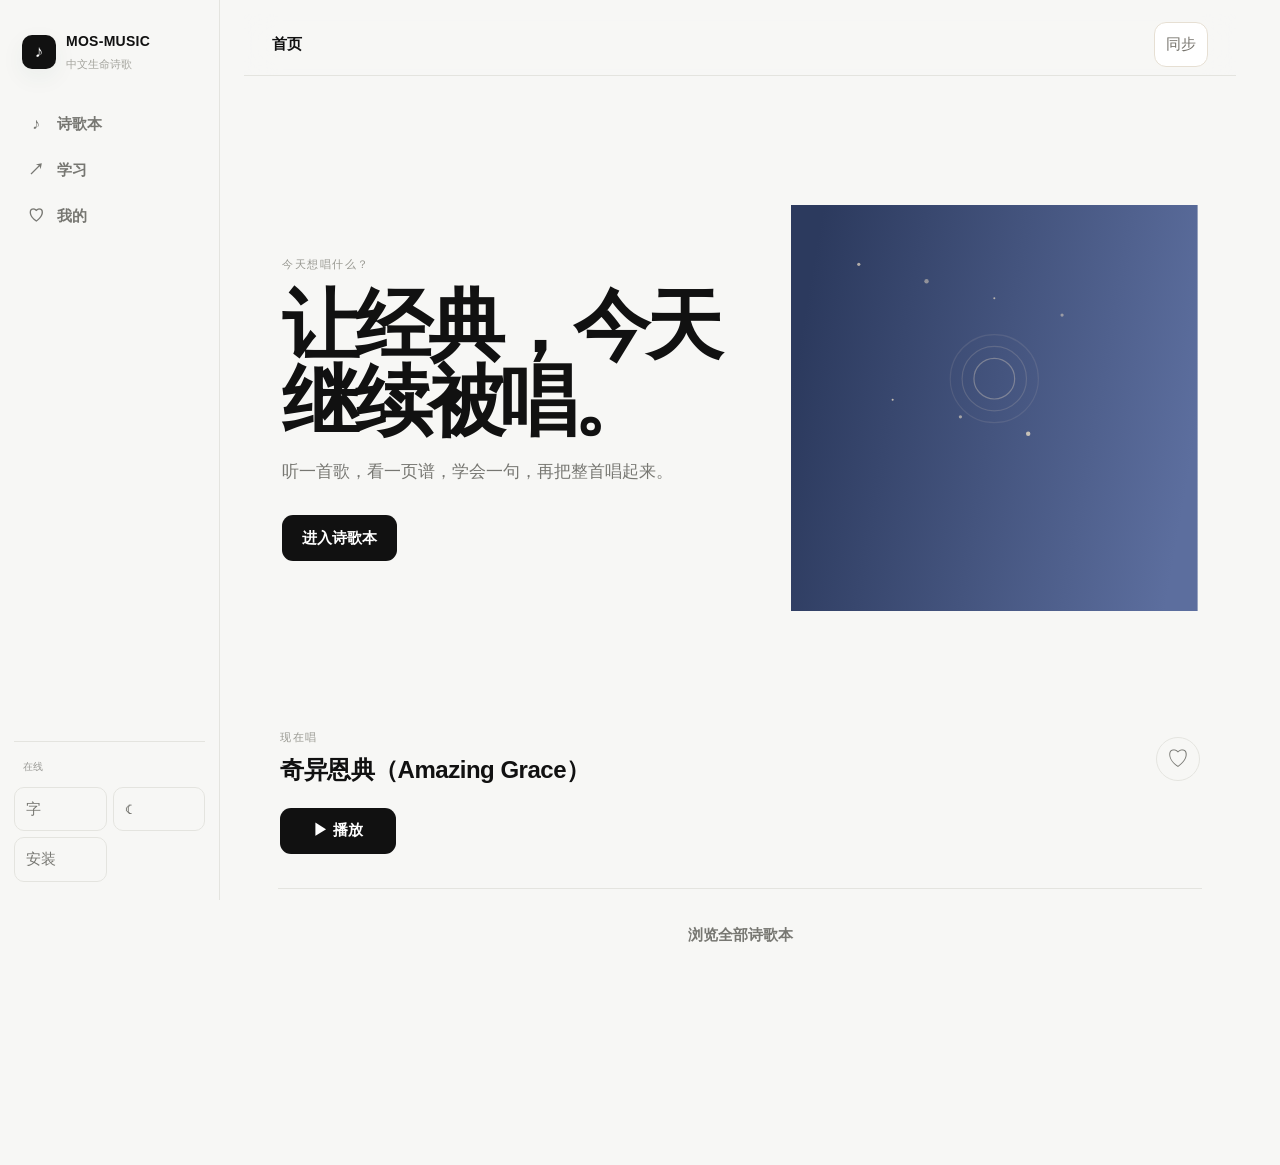
<file: index.html>
<!DOCTYPE html>
<html lang="zh-CN" data-text="normal">
<head>
<meta charset="UTF-8">
<meta name="viewport" content="width=device-width, initial-scale=1, viewport-fit=cover">
<meta name="theme-color" content="#111111">
<meta name="description" content="MOS-MUSIC｜中文生命诗歌与音乐学习平台。经典与现代并存，支持离线使用。">
<meta name="color-scheme" content="light">
<meta name="apple-mobile-web-app-capable" content="yes">
<meta name="apple-mobile-web-app-status-bar-style" content="default">
<meta name="apple-mobile-web-app-title" content="MOS-MUSIC">
<title>MOS-MUSIC｜中文生命诗歌与音乐学习</title>
<link rel="manifest" href="manifest.json">
<link rel="apple-touch-icon" href="assets/icons/icon-180.png">
<link rel="icon" href="assets/icons/icon-192.png" sizes="192x192">
<link rel="stylesheet" href="app/ui/tokens.css">
<link rel="stylesheet" href="app/ui/components.css">
<link rel="stylesheet" href="app/ui/v21.css">
<link rel="stylesheet" href="app/ui/v30.css">
<link rel="stylesheet" href="app/ui/v22.css">
<link rel="stylesheet" href="app/ui/v31.css">
</head>
<body>

<aside class="sidebar" id="sidebar" aria-label="主导航">
  <a class="sidebar-brand" href="#/" aria-label="回到 MOS-MUSIC 首页">
    <span class="brandmark" aria-hidden="true">♪</span>
    <span><strong>MOS-MUSIC</strong><small>中文生命诗歌</small></span>
  </a>
  <div class="sidebar-nav" id="nav"></div>
  <div class="sidebar-tools">
    <div class="sidebar-status"><span id="netBadge" class="chip">网络未探测</span></div>
    <button id="textBtn" class="ghost side-tool" title="切换大字体" aria-label="切换大字体">字</button>
    <button id="moodBtn" class="ghost side-tool mood-btn" title="深夜模式" aria-label="切换深夜沉浸模式" aria-pressed="false">☾</button>
    <button id="installBtn" class="ghost side-tool" hidden title="安装到主屏幕" aria-label="安装到主屏幕">安装</button>
  </div>
</aside>

<div class="app">
  <header class="top">
    <div class="top-title"><span class="eyebrow">MOS-MUSIC</span><strong id="mainTitle">中文生命诗歌与音乐</strong></div>
    <div class="btn-row" style="margin:0">
      <span id="outboxBadge" class="chip" hidden>已同步</span>
      <button id="syncBtn" class="ghost" title="同步本机记录" aria-label="同步本机记录" hidden>同步</button>
    </div>
  </header>

  <div id="updateBar" class="notice" hidden>
    有新版本可用。<button class="link" id="updateApply">立即更新</button>
  </div>
  <div id="syncResult" class="notice" hidden></div>

  <noscript>
    <div class="notice error">MOS-MUSIC 需要 JavaScript 才能运行。离线能力依赖 Service Worker 与 IndexedDB。</div>
  </noscript>

  <main id="view" role="main" aria-live="polite">
    <div class="empty">正在启动…</div>
  </main>
</div>


<script type="module">
  import { boot } from './app/shell.js';
  boot().catch((err) => {
    const v = document.getElementById('view');
    if (v) {
      v.innerHTML = '<div class="notice error">启动失败：' +
        String(err && err.message ? err.message : err).replace(/[<>&]/g, '') +
        '<br><br>若以 file:// 打开，请改用本地静态服务器（例如项目根目录执行 <span class="mono">python -m http.server</span> 后访问 http://localhost:8000/）。</div>';
    }
    console.error('[mos-music] boot failed', err);
  });
</script>
</body>
</html>
</file>
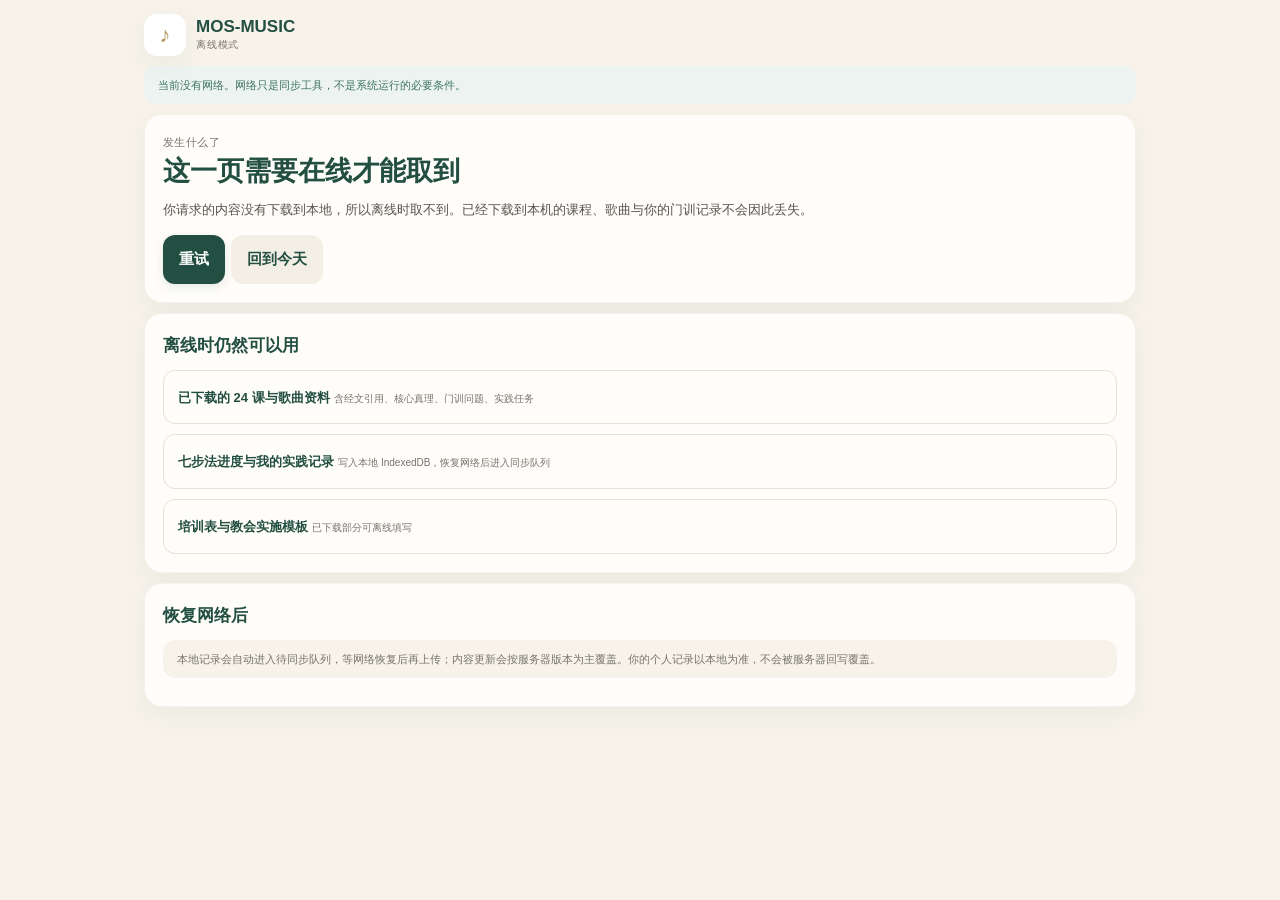
<file: offline.html>
<!DOCTYPE html>
<html lang="zh-CN">
<head>
<meta charset="UTF-8">
<meta name="viewport" content="width=device-width, initial-scale=1, viewport-fit=cover">
<meta name="theme-color" content="#234F42">
<title>离线 · MOS-MUSIC</title>
<link rel="manifest" href="manifest.json">
<link rel="stylesheet" href="app/ui/tokens.css">
<link rel="stylesheet" href="app/ui/components.css">
</head>
<body>
<div class="app">
  <header class="top">
    <div class="brand">
      <div class="brandmark" aria-hidden="true">♪</div>
      <div>
        <strong>MOS-MUSIC</strong>
        <small>离线模式</small>
      </div>
    </div>
  </header>

  <div class="notice net">当前没有网络。网络只是同步工具，不是系统运行的必要条件。</div>

  <section class="card hero">
    <div class="eyebrow">发生什么了</div>
    <h1>这一页需要在线才能取到</h1>
    <p>你请求的内容没有下载到本地，所以离线时取不到。已经下载到本机的课程、歌曲与你的门训记录不会因此丢失。</p>
    <div class="btn-row">
      <button class="primary" id="retry">重试</button>
      <button class="secondary" id="home">回到今天</button>
    </div>
  </section>

  <section class="card hero">
    <div class="section-head"><h2>离线时仍然可以用</h2></div>
    <div class="cards">
      <div class="entry"><span class="entry-main">
        <span class="entry-title">已下载的 24 课与歌曲资料</span>
        <span class="entry-note">含经文引用、核心真理、门训问题、实践任务</span></span></div>
      <div class="entry"><span class="entry-main">
        <span class="entry-title">七步法进度与我的实践记录</span>
        <span class="entry-note">写入本地 IndexedDB，恢复网络后进入同步队列</span></span></div>
      <div class="entry"><span class="entry-main">
        <span class="entry-title">培训表与教会实施模板</span>
        <span class="entry-note">已下载部分可离线填写</span></span></div>
    </div>
  </section>

  <section class="card hero">
    <div class="section-head"><h2>恢复网络后</h2></div>
    <div class="notice">本地记录会自动进入待同步队列，等网络恢复后再上传；内容更新会按服务器版本为主覆盖。你的个人记录以本地为准，不会被服务器回写覆盖。</div>
  </section>
</div>

<script>
  document.getElementById('retry').addEventListener('click', function () { location.reload(); });
  document.getElementById('home').addEventListener('click', function () {
    location.href = './index.html#/today';
  });
  window.addEventListener('online', function () { location.reload(); });
</script>
</body>
</html>
</file>
<file: app/ui/tokens.css>
/* =========================================================
   MOS-MUSIC｜Design Tokens
   来源：MOS-DIS V1.5.1.1 的视觉设计系统（复用，不改其数值）。
   保留：主绿 / 金 / 米底 / 纸白 / 18px 圆角 / 两级阴影 /
        focus-visible 焦点环 / prefers-reduced-motion 降级。
   规格书 §28：简单、安静、清晰。§32：简体中文优先、可读性优先。
========================================================= */

:root {
  --green: #234F42;
  --green-2: #3E7463;
  --cream: #F7F3EB;
  --paper: #FFFDF9;
  --ink: #252525;
  --muted: #77746D;
  --line: #E6DFD3;
  --gold: #B7965B;
  --gold-2: #E9DCC4;
  --soft: #F3EFE7;
  --good: #EAF4ED;
  --danger: #9B4D45;

  --shadow: 0 8px 24px rgba(35, 79, 66, .06);
  --shadow-2: 0 2px 10px rgba(35, 79, 66, .04);
  --r: 18px;
  --r-sm: 12px;

  --font-sans: -apple-system, BlinkMacSystemFont, "PingFang SC", "Microsoft YaHei", "Noto Sans SC", sans-serif;
  --font-serif: Georgia, "Songti SC", "SimSun", serif;

  --measure: 760px;
  --nav-h: 62px;
  --tap: 44px;

  --fs-1: 27px;
  --fs-2: 22px;
  --fs-3: 17px;
  --fs-4: 15px;
  --fs-5: 13px;
  --fs-6: 11px;
  --fs-7: 10px;

  --sp-1: 6px;
  --sp-2: 10px;
  --sp-3: 14px;
  --sp-4: 18px;
  --sp-5: 24px;
  --sp-6: 32px;
}

/* 大字模式（§32 较大文字） */
html[data-text="large"] { --fs-1: 31px; --fs-2: 25px; --fs-3: 19px; --fs-4: 17px; --fs-5: 15px; --fs-6: 12px; }

html[data-theme="quiet"] {
  --cream: #F3F1EC;
  --paper: #FBFAF7;
  --gold: #A8A29A;
  --gold-2: #E4E1DA;
}
</file>
<file: app/ui/components.css>
/* =========================================================
   MOS-MUSIC｜Components
   交互范式复用 MOS-DIS：移动优先 / 底部导航 / 抽屉弹层 / 步骤条。
   规格书 §29 Mobile First：单手可操作、按钮足够大（--tap 44px）。
   规格书 §30：断网后不得突然失效 —— 所有状态都有离线呈现。
========================================================= */

* { box-sizing: border-box; }

html, body { margin: 0; padding: 0; }

body {
  background: var(--cream);
  color: var(--ink);
  font-family: var(--font-sans);
  font-size: var(--fs-4);
  line-height: 1.65;
  -webkit-text-size-adjust: 100%;
}

button, input, textarea, select { font: inherit; }
button { cursor: pointer; }

.app {
  max-width: var(--measure);
  margin: 0 auto;
  padding: var(--sp-3) var(--sp-3) calc(var(--nav-h) + var(--sp-5));
}

.top {
  display: flex; align-items: center; justify-content: space-between;
  gap: var(--sp-2); margin-bottom: var(--sp-2);
}
.brand { display: flex; align-items: center; gap: var(--sp-2); }
.brandmark {
  width: 42px; height: 42px; border-radius: 13px; background: #fff;
  display: grid; place-items: center; box-shadow: var(--shadow);
  color: var(--gold); font-size: 22px; line-height: 1;
}
.brand strong { display: block; color: var(--green); font-size: var(--fs-3); line-height: 1.25; }
.brand small { display: block; color: var(--muted); font-size: var(--fs-7); letter-spacing: .08em; }

.ghost {
  border: 1px solid var(--line); background: #fff; border-radius: var(--r-sm);
  padding: 9px 11px; color: var(--muted); min-height: var(--tap);
  display: inline-flex; align-items: center; gap: 6px;
}

.card {
  background: var(--paper);
  border: 1px solid rgba(35, 79, 66, .055);
  box-shadow: var(--shadow);
  border-radius: var(--r);
  transition: box-shadow .22s ease, transform .22s ease;
}

.hero { padding: var(--sp-4); margin-bottom: var(--sp-2); }
.eyebrow { font-size: var(--fs-6); color: var(--muted); letter-spacing: .04em; }
.hero h1 { font-size: var(--fs-1); line-height: 1.3; color: var(--green); margin: 3px 0 var(--sp-2); }
.hero p { margin: 0; color: #56544e; font-size: var(--fs-5); }

.section-head {
  display: flex; align-items: center; justify-content: space-between;
  gap: var(--sp-2); margin-bottom: var(--sp-2);
}
.section-head h2 { margin: 0; color: var(--green); font-size: var(--fs-3); }
.link { border: 0; background: none; color: var(--green); font-size: var(--fs-5); padding: 6px 0; }

.primary {
  background: var(--green); color: #fff; border: 0; border-radius: var(--r-sm);
  padding: 12px 16px; font-weight: 700; min-height: var(--tap);
  box-shadow: 0 3px 10px rgba(35, 79, 66, .12);
}
.secondary {
  background: var(--soft); color: var(--green); border: 0; border-radius: var(--r-sm);
  padding: 12px 16px; font-weight: 700; min-height: var(--tap);
}
.primary[disabled], .secondary[disabled] { opacity: .5; cursor: not-allowed; }

.btn-row { display: flex; flex-wrap: wrap; gap: var(--sp-1); margin-top: var(--sp-3); }

.chip {
  background: var(--soft); color: #615C53; border-radius: 999px;
  padding: 5px 9px; font-size: var(--fs-7); white-space: nowrap;
}
.chip.gold { background: var(--gold-2); color: #6B5527; }
.chip.good { background: var(--good); color: var(--green); }
.chip.warn { background: #FBF0E4; color: #8A5A25; }

.notice {
  padding: var(--sp-2) var(--sp-3); border-radius: var(--r-sm);
  background: #F7F3EA; color: var(--muted); font-size: var(--fs-6);
  margin-bottom: var(--sp-2);
}
.notice.error { background: #FFF2F0; color: var(--danger); }
.notice.net { background: #EDF3F0; color: var(--green-2); }

.cards { display: grid; gap: var(--sp-2); }
.entry {
  display: flex; align-items: center; justify-content: space-between; gap: var(--sp-3);
  padding: var(--sp-3); text-align: left; width: 100%;
  background: var(--paper); border: 1px solid var(--line); border-radius: var(--r-sm);
  min-height: var(--tap);
}
.entry-main { min-width: 0; }
.entry-kicker { font-size: var(--fs-7); color: var(--muted); }
.entry-title { font-size: var(--fs-5); font-weight: 700; color: var(--green); }
.entry-note { font-size: var(--fs-7); color: var(--muted); }

.stepbar { display: grid; grid-template-columns: repeat(7, 1fr); gap: 5px; margin: 0 0 var(--sp-2); }
.stepbar span { height: 3px; background: var(--line); border-radius: 99px; transition: background .2s ease; }
.stepbar span.active { background: var(--green); }
.stepbar span.done { background: var(--gold); }

.step-nav { display: flex; justify-content: space-between; gap: var(--sp-1); margin-top: var(--sp-4); }
.step-nav button { min-width: 100px; }

.empty { padding: var(--sp-5); text-align: center; color: var(--muted); font-size: var(--fs-5); }
.mono { font-family: ui-monospace, SFMono-Regular, Menlo, monospace; font-size: var(--fs-6); }

.bottom {
  position: fixed; left: 0; right: 0; bottom: 0; z-index: 50;
  background: rgba(255, 253, 250, .96);
  -webkit-backdrop-filter: blur(12px); backdrop-filter: blur(12px);
  border-top: 1px solid var(--line);
}
.nav { max-width: var(--measure); margin: 0 auto; display: grid; grid-template-columns: repeat(4, 1fr); }
.nav button {
  background: none; border: 0; padding: 9px 4px 10px; color: var(--muted);
  font-size: var(--fs-7); min-height: var(--tap);
}
.nav button.active { color: var(--green); font-weight: 800; }
.nav button span { display: block; font-size: 16px; margin-bottom: 2px; }

.sheet-wrap {
  position: fixed; inset: 0; background: rgba(30, 35, 32, .42);
  display: none; align-items: flex-end; z-index: 100;
}
.sheet-wrap.open { display: flex; }
.sheet {
  width: 100%; max-width: var(--measure); margin: 0 auto;
  background: #FFFEFB; border-radius: 22px 22px 0 0;
  max-height: 92vh; overflow: auto; padding: var(--sp-4) var(--sp-3) var(--sp-5);
}
.sheet-head { display: flex; justify-content: space-between; gap: var(--sp-2); }
.sheet h2 { margin: 2px 0; color: var(--green); font-size: var(--fs-2); line-height: 1.35; }
.close { border: 0; background: none; color: var(--muted); font-size: 22px; min-width: var(--tap); min-height: var(--tap); }

.search-row { display: flex; gap: var(--sp-1); margin-bottom: var(--sp-2); }
.search-row input {
  flex: 1; min-height: var(--tap); border: 1px solid var(--line);
  border-radius: var(--r-sm); padding: 0 var(--sp-3); background: #fff;
}

.facets { display: flex; flex-wrap: wrap; gap: var(--sp-1); margin-bottom: var(--sp-2); }
.facet {
  border: 1px solid var(--line); background: #fff; border-radius: 999px;
  padding: 7px 12px; font-size: var(--fs-6); color: var(--muted); min-height: 36px;
}
.facet[aria-pressed="true"] { border-color: var(--gold); background: #F5EDDF; color: #6B5527; font-weight: 700; }
.facet[disabled] { opacity: .45; }

button:active { transform: translateY(1px); }

.entry:focus-visible, .facet:focus-visible, .nav button:focus-visible,
.primary:focus-visible, .secondary:focus-visible, .ghost:focus-visible,
.link:focus-visible, .close:focus-visible, input:focus-visible {
  outline: 2px solid rgba(183, 150, 91, .75); outline-offset: 2px;
}

@media (prefers-reduced-motion: reduce) {
  *, *::before, *::after { animation: none !important; transition: none !important; scroll-behavior: auto !important; }
}

@media (min-width: 1024px) {
  :root { --measure: 1040px; }
  .app { padding-left: var(--sp-5); padding-right: var(--sp-5); }
  .cards.two-col { grid-template-columns: 1fr 1fr; }
  .desktop-only { display: block; }
}
@media (max-width: 1023px) { .desktop-only { display: none; } }

@media (max-width: 420px) {
  .hero h1 { font-size: var(--fs-2); }
  .step-nav button { min-width: 84px; }
}

/* =========================================================
   V2.0 前台（生命诗歌软件）
========================================================= */

/* 底部导航：3 入口（首页/歌曲/我的） */
.nav { display: flex; }
.nav button { flex: 1; }

/* 大按钮与链接样式 */
.btn { text-decoration: none; display: inline-flex; align-items: center; justify-content: center; }
.btn.big { padding: 15px 20px; font-size: var(--fs-4); border-radius: var(--r-sm); }
.btn.ghost { background: #fff; }
.btn.ghost.on { border-color: var(--gold); background: #F5EDDF; color: #6B5527; font-weight: 700; }
a.btn.primary { color: #fff; }
a.btn.secondary { color: var(--green); }
.backline { margin-bottom: var(--sp-2); color: var(--muted); }

/* 首页 */
.home-hero { padding: var(--sp-4); }
.home-lede { margin-top: 2px; }
.now-card {
  margin-top: var(--sp-3); padding: var(--sp-3);
  background: linear-gradient(180deg, #FFFDF9, #F7F3EA);
  border: 1px solid var(--line); border-radius: var(--r);
}
.now-title { font-size: var(--fs-2); font-weight: 800; color: var(--green); line-height: 1.3; }
.now-en { color: #6B665C; font-size: var(--fs-5); }
.now-en.inline { font-size: var(--fs-6); font-weight: 400; }

/* 正文语言（前台避免工程术语） */
.plain { margin: 0 0 var(--sp-2); color: #44423c; font-size: var(--fs-4); }
.plain.muted { color: var(--muted); }
.small { font-size: var(--fs-6); }

/* 歌词：大字体、分节、当前句高亮 */
.lyrics { display: flex; flex-direction: column; gap: var(--sp-3); margin: var(--sp-2) 0; }
.lyric-sec { display: flex; flex-direction: column; gap: 4px; }
.lyric-line {
  margin: 0; font-size: 20px; line-height: 1.9; font-weight: 600; color: #3E3C36;
}
.lyric-line.current { color: var(--green); background: #F5EDDF; border-radius: 8px; padding: 2px 8px; }

/* 播放区 */
.playrow .btn { min-width: 108px; }

/* 歌曲页布局：手机单栏；桌面主/侧双栏（同一信息架构扩展） */
.songpage { display: grid; grid-template-columns: 1fr; }
.sp-side { min-width: 0; }

/* 学唱/教唱五段步骤条 */
.stepbar.five, .stepbar[aria-valuemax="5"] { grid-template-columns: repeat(5, 1fr); }

/* facet active（JS 用 class 切换） */
.facet.active { border-color: var(--gold); background: #F5EDDF; color: #6B5527; font-weight: 700; }

@media (min-width: 1024px) {
  .songpage { grid-template-columns: minmax(0, 3fr) minmax(0, 2fr); gap: var(--sp-2); align-items: start; }
  .sp-side { position: sticky; top: var(--sp-2); }
}
</file>
<file: app/ui/v21.css>
/* =========================================================
   MOS-MUSIC｜V2.1 艺术化设计系统（前台专用层）
   ---------------------------------------------------------
   在 tokens.css / components.css 之上叠加：
     · 音乐产品气质：大封面、大标题、大播放区、留白、空气感
     · 柔和金色强调 + 深夜沉浸模式（html[data-mood="night"]）
     · 统一字阶（含 Lyrics 歌词字阶）、统一动效曲线
     · 系列化艺术封面容器 / 统一播放器 / 学唱大卡片 / 状态系统
   铁律：动效服务于音乐感；全部动画在 prefers-reduced-motion 下停用
   （components.css 已有全局降级规则）。
========================================================= */

/* ------------------------------------------------ 设计 Token 扩展 */
:root {
  /* 柔和金强调（低饱和，安静而不刺眼） */
  --gold-3: #D9C08F;
  --gold-ink: #6B5527;
  --gold-wash: linear-gradient(135deg, #F5EDDF, #EFE2C8);

  /* 音乐感过渡曲线 */
  --ease-music: cubic-bezier(.22, .8, .3, 1);
  --t-fast: .18s var(--ease-music);
  --t-med: .34s var(--ease-music);

  /* 字阶补充：Display / Lyrics */
  --fs-display: 34px;
  --fs-lyric: 22px;

  /* 播放器 / 封面 */
  --cover-r: 20px;
  --player-h: 64px;

  /* 夜间模式变量（默认与浅色一致，切 night 时覆盖） */
  --night-bg: #131917;
  --night-paper: #1B2320;
  --night-ink: #ECEAE2;
  --night-muted: #9BA69F;
  --night-line: rgba(236, 234, 226, .12);
}

html[data-text="large"] { --fs-display: 40px; --fs-lyric: 25px; }

/* -------------------------------------------- 深夜沉浸模式（音乐氛围） */
html[data-mood="night"] body { background: var(--night-bg); color: var(--night-ink); }
html[data-mood="night"] .card {
  background: var(--night-paper);
  border-color: var(--night-line);
  box-shadow: 0 10px 30px rgba(0, 0, 0, .35);
}
html[data-mood="night"] .hero h1,
html[data-mood="night"] .section-head h2,
html[data-mood="night"] .entry-title { color: #D8E4DD; }
html[data-mood="night"] .plain { color: #C9CFC8; }
html[data-mood="night"] .plain.muted,
html[data-mood="night"] .eyebrow,
html[data-mood="night"] .entry-note,
html[data-mood="night"] .entry-kicker { color: var(--night-muted); }
html[data-mood="night"] .chip { background: rgba(236, 234, 226, .08); color: #B9C2BB; }
html[data-mood="night"] .chip.gold { background: rgba(217, 192, 143, .16); color: #E3CD9F; }
html[data-mood="night"] .chip.good { background: rgba(122, 167, 140, .18); color: #BFE0CC; }
html[data-mood="night"] .notice { background: rgba(236, 234, 226, .06); color: #AEB8B0; }
html[data-mood="night"] .notice.error { background: rgba(155, 77, 69, .2); color: #E8B4AD; }
html[data-mood="night"] .ghost,
html[data-mood="night"] .btn.ghost,
html[data-mood="night"] .facet,
html[data-mood="night"] .entry { background: rgba(236, 234, 226, .05); border-color: var(--night-line); color: #C9CFC8; }
html[data-mood="night"] .btn.ghost.on { border-color: var(--gold-3); background: rgba(217, 192, 143, .14); color: #E9D8AE; }
html[data-mood="night"] .primary { background: #2E5A4B; }
html[data-mood="night"] .secondary { background: rgba(46, 90, 75, .28); color: #D8E4DD; }
html[data-mood="night"] .facet.active,
html[data-mood="night"] .facet[aria-pressed="true"] {
  border-color: var(--gold-3); background: rgba(217, 192, 143, .16); color: #E9D8AE;
}
html[data-mood="night"] .bottom {
  background: rgba(19, 25, 23, .94); border-top-color: var(--night-line);
}
html[data-mood="night"] .nav button { color: var(--night-muted); }
html[data-mood="night"] .nav button.active { color: #E9D8AE; }
html[data-mood="night"] .search-row input {
  background: rgba(236, 234, 226, .06); border-color: var(--night-line); color: var(--night-ink);
}
html[data-mood="night"] .lyric-line { color: #D9DED8; }
html[data-mood="night"] .lyric-line.current { background: rgba(217, 192, 143, .14); color: #F0E6CE; }
html[data-mood="night"] .stepbar span { background: rgba(236, 234, 226, .14); }
html[data-mood="night"] .mood-btn { color: #E9D8AE; border-color: rgba(217, 192, 143, .4); }

/* ------------------------------------------------------- 顶部品牌区 */
.mood-btn { transition: color var(--t-fast), border-color var(--t-fast); }
.top { margin-bottom: var(--sp-3); }

/* ------------------------------------------------------- 页面进入动效 */
#view > * { animation: v21-fade-up var(--t-med) both; }
#view > *:nth-child(2) { animation-delay: .04s; }
#view > *:nth-child(3) { animation-delay: .08s; }
#view > *:nth-child(n+4) { animation-delay: .12s; }
@keyframes v21-fade-up {
  from { opacity: 0; transform: translateY(10px); }
  to { opacity: 1; transform: none; }
}

/* ------------------------------------------------------- 系列化艺术封面 */
.cover {
  position: relative; overflow: hidden; border-radius: var(--cover-r);
  background: var(--soft); flex: none; line-height: 0;
  box-shadow: 0 6px 18px rgba(35, 79, 66, .14);
}
.cover svg { width: 100%; height: 100%; display: block; }
.cover-hero { width: min(78vw, 320px); aspect-ratio: 1; margin: 0 auto; }
.cover-hero.float { animation: v21-float 7s ease-in-out infinite; }
@keyframes v21-float {
  0%, 100% { transform: translateY(0); }
  50% { transform: translateY(-6px); }
}
.cover-lg { width: 96px; height: 96px; }
.cover-md { width: 64px; height: 64px; border-radius: 14px; }
.cover-sm { width: 44px; height: 44px; border-radius: 11px; box-shadow: none; }

/* 封面上的播放呼吸钮 */
.cover-play {
  position: absolute; right: 10px; bottom: 10px;
  width: 46px; height: 46px; border-radius: 50%; border: 0;
  background: rgba(255, 253, 250, .92); color: var(--green);
  font-size: 17px; display: grid; place-items: center;
  box-shadow: 0 3px 12px rgba(0, 0, 0, .18); cursor: pointer;
}
.cover-play.playing { animation: v21-breathe 2.4s ease-in-out infinite; }
@keyframes v21-breathe {
  0%, 100% { box-shadow: 0 3px 12px rgba(0,0,0,.18), 0 0 0 0 rgba(183,150,91,.45); }
  50% { box-shadow: 0 3px 12px rgba(0,0,0,.18), 0 0 0 12px rgba(183,150,91,0); }
}

/* ------------------------------------------------------- 首页 Hero */
.home-hero {
  padding: var(--sp-5) var(--sp-4);
  background:
    radial-gradient(120% 90% at 85% -10%, rgba(217, 192, 143, .22), transparent 55%),
    radial-gradient(130% 100% at -10% 110%, rgba(62, 116, 99, .12), transparent 50%),
    var(--paper);
  overflow: hidden; position: relative;
}
html[data-mood="night"] .home-hero {
  background:
    radial-gradient(120% 90% at 85% -10%, rgba(217, 192, 143, .12), transparent 55%),
    radial-gradient(130% 100% at -10% 110%, rgba(62, 116, 99, .2), transparent 50%),
    var(--night-paper);
}
.home-hero h1 { font-size: var(--fs-display); letter-spacing: .01em; }
.hero-lede { color: var(--muted); font-size: var(--fs-5); margin: 4px 0 var(--sp-4); }
.hero-id { display: flex; flex-direction: column; align-items: center; gap: var(--sp-3); text-align: center; }
.hero-title { font-size: var(--fs-2); font-weight: 800; color: var(--green); line-height: 1.3; margin: 0; }
html[data-mood="night"] .hero-title { color: #E6EFE9; }
.hero-en { color: #6B665C; font-size: var(--fs-5); letter-spacing: .02em; }
html[data-mood="night"] .hero-en { color: var(--night-muted); }
.hero-quick { display: grid; grid-template-columns: repeat(3, 1fr); gap: var(--sp-2); margin-top: var(--sp-4); }
.hero-quick .quick {
  display: flex; flex-direction: column; align-items: center; gap: 4px;
  padding: 12px 6px; border-radius: var(--r-sm); border: 1px solid var(--line);
  background: rgba(255, 253, 250, .8); color: var(--green); font-weight: 700;
  font-size: var(--fs-6); min-height: 64px; justify-content: center;
  transition: transform var(--t-fast), border-color var(--t-fast);
}
html[data-mood="night"] .hero-quick .quick { background: rgba(236,234,226,.05); color: #D8E4DD; }
.hero-quick .quick:hover { transform: translateY(-2px); border-color: var(--gold-3); }
.hero-quick .quick span:first-child { font-size: 19px; }
.hero-actions { display: flex; gap: var(--sp-2); justify-content: center; flex-wrap: wrap; margin-top: var(--sp-4); }
.reason {
  margin-top: var(--sp-4); padding: var(--sp-3); border-radius: var(--r-sm);
  background: var(--gold-wash); color: var(--gold-ink);
  font-size: var(--fs-5); text-align: center; line-height: 1.7;
}
html[data-mood="night"] .reason { background: rgba(217,192,143,.1); color: #E3CD9F; }

/* 首页行卡（继续唱 / 我的歌 等） */
.homerow {
  display: flex; align-items: center; gap: var(--sp-3); width: 100%;
  padding: var(--sp-3); text-align: left;
  background: var(--paper); border: 1px solid var(--line); border-radius: var(--r-sm);
  transition: transform var(--t-fast), border-color var(--t-fast);
}
.homerow:hover { transform: translateY(-2px); border-color: var(--gold-3); }
.homerow-main { min-width: 0; flex: 1; }
.homerow-title { font-weight: 700; color: var(--green); font-size: var(--fs-4); }
html[data-mood="night"] .homerow-title { color: #D8E4DD; }
.homerow-note { font-size: var(--fs-7); color: var(--muted); }

/* ------------------------------------------------------- 统一播放器 */
.player {
  background: linear-gradient(180deg, rgba(35, 79, 66, .04), transparent);
  border: 1px solid var(--line); border-radius: var(--r);
  padding: var(--sp-3); display: flex; flex-direction: column; gap: var(--sp-2);
}
html[data-mood="night"] .player { background: rgba(236,234,226,.04); border-color: var(--night-line); }
.player-row { display: flex; align-items: center; gap: var(--sp-2); }
.player-main {
  flex: 1; min-width: 0; display: flex; align-items: center; gap: var(--sp-2);
  font-size: var(--fs-6); color: var(--muted);
}
.player-state { display: flex; align-items: center; gap: 8px; min-width: 0; }
.player-track {
  position: relative; height: 6px; border-radius: 99px; background: var(--line);
  cursor: pointer; touch-action: none;
}
html[data-mood="night"] .player-track { background: rgba(236,234,226,.14); }
.player-track .fill {
  position: absolute; inset: 0 auto 0 0; width: 0%; border-radius: 99px;
  background: linear-gradient(90deg, var(--green-2), var(--gold-3));
  transition: width .12s linear;
}
.player-time { font-size: var(--fs-7); color: var(--muted); font-variant-numeric: tabular-nums; white-space: nowrap; }
.play-fab {
  width: 54px; height: 54px; border-radius: 50%; border: 0; flex: none;
  background: var(--green); color: #fff; font-size: 20px; cursor: pointer;
  display: grid; place-items: center; box-shadow: 0 4px 14px rgba(35, 79, 66, .28);
  transition: transform var(--t-fast);
}
.play-fab:hover { transform: scale(1.04); }
.play-fab.playing { animation: v21-breathe 2.4s ease-in-out infinite; }
.play-fab[disabled] { opacity: .45; cursor: not-allowed; animation: none; }
.pill {
  border: 1px solid var(--line); background: #fff; border-radius: 999px;
  min-height: 40px; padding: 0 14px; font-size: var(--fs-6); color: var(--muted);
  display: inline-flex; align-items: center; gap: 5px;
}
html[data-mood="night"] .pill { background: rgba(236,234,226,.05); color: #B9C2BB; }
.pill.on { border-color: var(--gold-3); background: #F5EDDF; color: var(--gold-ink); font-weight: 700; }
html[data-mood="night"] .pill.on { background: rgba(217,192,143,.16); color: #E9D8AE; }
.pill[disabled] { opacity: .45; cursor: not-allowed; }

/* 播放中的声波（三条轻柔起伏的竖线） */
.wave { display: inline-flex; align-items: flex-end; gap: 2px; height: 14px; }
.wave i { width: 3px; border-radius: 2px; background: var(--gold-3); height: 30%; }
.wave.on i { animation: v21-wave 1.1s ease-in-out infinite; }
.wave.on i:nth-child(2) { animation-delay: .18s; }
.wave.on i:nth-child(3) { animation-delay: .36s; }
@keyframes v21-wave {
  0%, 100% { height: 26%; }
  50% { height: 100%; }
}

/* ------------------------------------------------------- 歌词（视觉中心） */
.lyrics-focus { display: flex; flex-direction: column; gap: var(--sp-4); }
.lyric-line {
  font-family: var(--font-serif);
  font-size: var(--fs-lyric); line-height: 2; font-weight: 600; color: #3E3C36;
  margin: 0; padding: 2px 10px; border-radius: 10px;
  transition: background var(--t-med), color var(--t-med), transform var(--t-med);
  cursor: pointer;
}
.lyric-line.current {
  color: var(--green); background: #F5EDDF; transform: scale(1.02);
}
html[data-mood="night"] .lyric-line.current { background: rgba(217,192,143,.14); color: #F0E6CE; }
.lyric-sec-label { font-size: var(--fs-7); color: var(--muted); letter-spacing: .1em; margin: 0 0 2px; }

/* ------------------------------------------------------- 歌曲库（诗歌本） */
.book-search { position: relative; margin-bottom: var(--sp-2); }
.book-search input {
  width: 100%; min-height: 50px; border: 1px solid var(--line); border-radius: 999px;
  padding: 0 46px 0 44px; background: #fff; font-size: var(--fs-4);
  box-shadow: var(--shadow-2);
}
html[data-mood="night"] .book-search input { background: rgba(236,234,226,.06); color: var(--night-ink); }
.book-search .icon {
  position: absolute; left: 16px; top: 50%; transform: translateY(-50%);
  color: var(--muted); font-size: 16px; pointer-events: none;
}
.book-search .clear {
  position: absolute; right: 8px; top: 50%; transform: translateY(-50%);
  border: 0; background: none; color: var(--muted); font-size: 15px;
  min-width: 36px; min-height: 36px; border-radius: 50%;
}
.book-cards { display: grid; gap: var(--sp-2); }
.song-card {
  display: flex; align-items: center; gap: var(--sp-3); width: 100%; text-align: left;
  padding: var(--sp-2) var(--sp-3);
  background: var(--paper); border: 1px solid var(--line); border-radius: var(--r-sm);
  transition: transform var(--t-fast), border-color var(--t-fast), box-shadow var(--t-fast);
}
.song-card:hover { transform: translateY(-2px); border-color: var(--gold-3); box-shadow: var(--shadow); }
.song-card.big { padding: var(--sp-3); }
.song-card-main { min-width: 0; flex: 1; }
.song-card-title { font-size: var(--fs-4); font-weight: 700; color: var(--green); line-height: 1.35; }
html[data-mood="night"] .song-card-title { color: #D8E4DD; }
.song-card.big .song-card-title { font-size: var(--fs-3); }
.song-card-note { font-size: var(--fs-7); color: var(--muted); margin-top: 2px; }
.song-card-ops { display: flex; gap: 6px; flex: none; }
.icon-op {
  width: 40px; height: 40px; border-radius: 50%; border: 1px solid var(--line);
  background: #fff; color: var(--muted); font-size: 15px;
  display: grid; place-items: center; cursor: pointer; transition: all var(--t-fast);
}
html[data-mood="night"] .icon-op { background: rgba(236,234,226,.05); }
.icon-op:hover { border-color: var(--gold-3); color: var(--gold-ink); }
.icon-op.on { border-color: var(--gold-3); background: #F5EDDF; color: #B3443C; }
html[data-mood="night"] .icon-op.on { background: rgba(217,192,143,.16); }

/* 收藏心形动画 */
.heart-pop { animation: v21-heart .4s var(--ease-music); }
@keyframes v21-heart {
  0% { transform: scale(1); }
  45% { transform: scale(1.35); }
  100% { transform: scale(1); }
}

/* ------------------------------------------------------- 学唱 / 教唱（大卡片） */
.learn-stage {
  min-height: 300px; display: flex; flex-direction: column;
  align-items: center; justify-content: center; text-align: center; gap: var(--sp-3);
  padding: var(--sp-6) var(--sp-4);
  background:
    radial-gradient(100% 80% at 50% 0%, rgba(217, 192, 143, .16), transparent 60%),
    var(--paper);
  border-radius: var(--r);
}
html[data-mood="night"] .learn-stage {
  background: radial-gradient(100% 80% at 50% 0%, rgba(217,192,143,.08), transparent 60%), var(--night-paper);
}
.stage-step { font-size: var(--fs-7); letter-spacing: .3em; color: var(--muted); }
.stage-word { font-size: var(--fs-display); font-weight: 800; color: var(--green); line-height: 1.25; }
html[data-mood="night"] .stage-word { color: #E6EFE9; }
.stage-phrase {
  font-family: var(--font-serif); font-size: var(--fs-lyric); line-height: 1.9;
  color: #3E3C36; max-width: 30em;
}
html[data-mood="night"] .stage-phrase { color: #D9DED8; }
.stage-dots { display: flex; gap: 10px; align-items: center; }
.stage-dots b {
  width: 30px; height: 30px; border-radius: 50%; display: grid; place-items: center;
  font-size: var(--fs-7); font-weight: 700; color: var(--muted);
  border: 1px solid var(--line); background: #fff; transition: all var(--t-med);
}
html[data-mood="night"] .stage-dots b { background: rgba(236,234,226,.05); }
.stage-dots b.done { background: var(--gold-2); border-color: var(--gold-3); color: var(--gold-ink); }
.stage-dots b.now { background: var(--green); border-color: var(--green); color: #fff; transform: scale(1.15); }
.stage-hint { color: var(--muted); font-size: var(--fs-5); max-width: 26em; }
.stage-actions { display: flex; gap: var(--sp-2); flex-wrap: wrap; justify-content: center; }
.learn-done-card { text-align: center; padding: var(--sp-6) var(--sp-4); }
.learn-done-card .stage-word { margin-bottom: var(--sp-2); }

/* 教唱开场白 */
.teach-open {
  font-size: var(--fs-3); color: var(--gold-ink); background: var(--gold-wash);
  border-radius: var(--r-sm); padding: var(--sp-3); line-height: 1.7; text-align: center;
}
html[data-mood="night"] .teach-open { background: rgba(217,192,143,.1); color: #E3CD9F; }

/* ------------------------------------------------------- 状态系统 */
.state-empty, .state-loading, .state-error {
  display: flex; flex-direction: column; align-items: center; gap: var(--sp-2);
  padding: var(--sp-6) var(--sp-4); text-align: center; color: var(--muted);
}
.state-empty .glyph, .state-loading .glyph, .state-error .glyph { font-size: 30px; opacity: .8; }
.state-error { color: var(--danger); }
.spin {
  width: 26px; height: 26px; border-radius: 50%;
  border: 3px solid var(--line); border-top-color: var(--gold-3);
  animation: v21-spin 1s linear infinite;
}
@keyframes v21-spin { to { transform: rotate(360deg); } }
.toast {
  position: fixed; left: 50%; bottom: calc(var(--nav-h) + 18px); transform: translateX(-50%);
  background: rgba(35, 79, 66, .95); color: #fff; border-radius: 999px;
  padding: 10px 20px; font-size: var(--fs-5); z-index: 300;
  box-shadow: 0 8px 24px rgba(0, 0, 0, .25);
  animation: v21-fade-up .25s var(--ease-music);
}
.toast.ok { background: rgba(46, 90, 75, .96); }
.toast.err { background: rgba(155, 77, 69, .96); }

/* ------------------------------------------------------- 歌曲页九段 */
.sp-hero { text-align: center; padding: var(--sp-5) var(--sp-4) var(--sp-4); }
.sp-hero .eyebrow { display: flex; justify-content: center; gap: 8px; flex-wrap: wrap; }
.sp-sec { margin-bottom: var(--sp-2); }
.sp-sec > h2 {
  display: flex; align-items: center; gap: 10px;
  font-size: var(--fs-3); color: var(--green); margin: 0 0 var(--sp-2);
}
html[data-mood="night"] .sp-sec > h2 { color: #D8E4DD; }
.sp-num {
  width: 26px; height: 26px; border-radius: 8px; background: var(--gold-wash);
  color: var(--gold-ink); font-size: var(--fs-7); font-weight: 800;
  display: grid; place-items: center; flex: none;
}
.sp-life-entry { display: grid; grid-template-columns: 1fr 1fr; gap: var(--sp-2); }
.life-card {
  display: flex; flex-direction: column; align-items: center; gap: 6px;
  padding: var(--sp-4) var(--sp-2); border-radius: var(--r-sm);
  border: 1px solid var(--line); background: rgba(255, 253, 250, .7);
  color: var(--green); font-weight: 700; font-size: var(--fs-5);
  text-decoration: none; transition: transform var(--t-fast), border-color var(--t-fast);
}
html[data-mood="night"] .life-card { background: rgba(236,234,226,.05); color: #D8E4DD; }
.life-card:hover { transform: translateY(-2px); border-color: var(--gold-3); }
.life-card small { font-weight: 400; color: var(--muted); font-size: var(--fs-7); }
.resource-slot {
  display: flex; align-items: center; justify-content: space-between; gap: var(--sp-2);
  padding: var(--sp-2) var(--sp-3); border-radius: var(--r-sm);
  border: 1px dashed var(--line); color: var(--muted); font-size: var(--fs-6);
}
.resource-slot.available { border-style: solid; border-color: var(--gold-3); color: var(--gold-ink); background: #FDF9F0; }
html[data-mood="night"] .resource-slot.available { background: rgba(217,192,143,.1); color: #E3CD9F; }

/* ------------------------------------------------------- 我的歌 */
.mine-hero {
  text-align: center; padding: var(--sp-6) var(--sp-4);
  background:
    radial-gradient(110% 90% at 50% -20%, rgba(217, 192, 143, .2), transparent 60%),
    var(--paper);
}
html[data-mood="night"] .mine-hero {
  background: radial-gradient(110% 90% at 50% -20%, rgba(217,192,143,.1), transparent 60%), var(--night-paper);
}
.mine-stats { display: flex; justify-content: center; gap: var(--sp-5); margin-top: var(--sp-3); }
.mine-stat b { display: block; font-size: var(--fs-2); color: var(--green); text-align: center; }
html[data-mood="night"] .mine-stat b { color: #E6EFE9; }
.mine-stat span { font-size: var(--fs-7); color: var(--muted); }

/* ------------------------------------------------------- 桌面布局 */
@media (min-width: 1024px) {
  :root { --fs-display: 42px; --fs-lyric: 24px; }
  .sp-hero .hero-id { flex-direction: row; text-align: left; gap: var(--sp-5); }
  .sp-hero .cover-hero { margin: 0; }
  .sp-hero .hero-id-info { text-align: left; }
  .sp-hero .hero-actions { justify-content: flex-start; }
  .learn-shell { display: grid; grid-template-columns: minmax(0, 3fr) minmax(0, 2fr); gap: var(--sp-3); align-items: start; }
  .book-cards { grid-template-columns: 1fr 1fr; }
  .home-grid { display: grid; grid-template-columns: minmax(0, 3fr) minmax(0, 2fr); gap: var(--sp-3); align-items: start; }
}

/* 手机微调 */
@media (max-width: 420px) {
  .home-hero h1 { font-size: 28px; }
  :root { --fs-display: 30px; }
  .hero-quick .quick { min-height: 58px; }
  .play-fab { width: 50px; height: 50px; }
}
</file>
<file: app/ui/v30.css>
/* =========================================================
   MOS-MUSIC｜V3.0 样式层（简谱 / 光标跟随 / 节拍器 / 十步教学 / 四级状态）
   ---------------------------------------------------------
   在 tokens.css / components.css / v21.css 之上叠加。
   设计原则（沿用 v21）：安静、清晰、留白；金色作强调；
   全部动画在 prefers-reduced-motion 下降级（components.css 已有全局规则）。

   铁律：
     · 简谱是本层的主角 —— 整幅、可横向滚动、字号够大；
     · 未提供的资源用虚线框与灰字如实表达，不用占位谱 / 占位音频冒充；
     · 不做分数条、进度竞赛、排行榜式视觉。
========================================================= */

/* ------------------------------------------------ 等级徽章 */
.sp-badges { display: flex; gap: 8px; flex-wrap: wrap; margin-top: 8px; }
.chip.lv { border: 1px dashed var(--line); background: transparent; color: var(--muted); }
.chip.lv.lv1 { border-style: solid; border-color: var(--gold-3); background: #FBF4E6; color: var(--gold-ink); }
.chip.lv.lv2 { border-style: solid; border-color: #C9B98E; background: #F7EEDA; color: var(--gold-ink); }
.chip.lv.lv3 { border-style: solid; border-color: var(--green-2); background: #EAF4ED; color: var(--green); }
.chip.lv.lv4 { border-style: solid; border-color: var(--green); background: var(--green); color: #fff; }
html[data-mood="night"] .chip.lv.lv1,
html[data-mood="night"] .chip.lv.lv2 { background: rgba(217,192,143,.16); color: #E9D8AE; border-color: var(--gold-3); }
html[data-mood="night"] .chip.lv.lv3 { background: rgba(122,167,140,.18); color: #BFE0CC; border-color: var(--green-2); }
html[data-mood="night"] .chip.lv.lv4 { background: #2E5A4B; color: #EAF4ED; }

/* ------------------------------------------------ 简谱（最显眼的一段） */
.sp-score-card {
  padding: var(--sp-4);
  background:
    radial-gradient(120% 80% at 8% -12%, rgba(217,192,143,.16), transparent 58%),
    var(--paper);
}
html[data-mood="night"] .sp-score-card {
  background: radial-gradient(120% 80% at 8% -12%, rgba(217,192,143,.09), transparent 58%), var(--night-paper);
}
.sp-score-head { display: flex; align-items: center; justify-content: space-between; gap: var(--sp-2); flex-wrap: wrap; margin-bottom: var(--sp-2); }
.sp-score-head > h2 { display: flex; align-items: center; gap: 10px; font-size: var(--fs-3); color: var(--green); margin: 0; }
html[data-mood="night"] .sp-score-head > h2 { color: #D8E4DD; }
.sp-score-tools { display: flex; align-items: center; gap: 8px; flex-wrap: wrap; }

.score-wrap { overflow-x: auto; padding: var(--sp-3) var(--sp-2); border-radius: var(--r-sm); background: rgba(255,255,255,.6); border: 1px solid var(--line); -webkit-overflow-scrolling: touch; }
html[data-mood="night"] .score-wrap { background: rgba(236,234,226,.04); border-color: var(--night-line); }

.score { font-family: var(--font-sans); color: var(--ink); min-width: max-content; }
html[data-mood="night"] .score { color: var(--night-ink); }
.sc-head { display: flex; gap: var(--sp-3); align-items: center; margin-bottom: var(--sp-2); padding-bottom: 6px; border-bottom: 1px solid var(--line); font-size: var(--fs-6); color: var(--muted); }
.sc-key { font-weight: 800; color: var(--green); font-size: var(--fs-4); }
html[data-mood="night"] .sc-key { color: #D8E4DD; }
.sc-ts, .sc-tempo { font-variant-numeric: tabular-nums; }
.sc-section { margin-bottom: var(--sp-3); }
.sc-section-label { font-size: var(--fs-7); letter-spacing: .18em; color: var(--muted); margin: 0 0 4px 2px; }
.sc-measures { display: flex; align-items: flex-end; flex-wrap: nowrap; }
.sc-marks { display: flex; gap: 6px; flex-wrap: wrap; margin-top: var(--sp-2); }

.measure {
  display: inline-flex; flex-direction: column; align-items: center;
  padding: 0 8px 2px; border-right: 2px solid rgba(37,37,37,.55);
  transition: background var(--t-fast), box-shadow var(--t-fast);
}
html[data-mood="night"] .measure { border-right-color: rgba(236,234,226,.4); }
.measure:last-child { border-right-width: 3px; }
.measure .beats { display: inline-flex; align-items: flex-end; gap: 2px; }
.measure .rep { font-size: var(--fs-7); color: var(--muted); margin-top: 2px; }
.measure.now { background: var(--gold-wash); border-radius: 8px; }
html[data-mood="night"] .measure.now { background: rgba(217,192,143,.14); }

.note {
  position: relative; display: grid; place-items: center;
  min-width: 24px; height: 46px; font-size: 19px; font-weight: 700; line-height: 1;
  border-radius: 6px; transition: background var(--t-fast), color var(--t-fast);
}
.note .digit { line-height: 1; }
.note.rest .digit { color: var(--muted); }
.note .oct { position: absolute; left: 50%; transform: translateX(-50%); display: flex; gap: 2px; }
.note .oct.up { top: 2px; }
.note .oct.down { bottom: 3px; }
.note .oct-dot { width: 4px; height: 4px; border-radius: 50%; background: currentColor; display: block; }
.note .dot { position: absolute; right: 1px; bottom: 12px; font-size: 15px; }
.note .tie { position: absolute; top: -3px; font-size: 13px; color: var(--muted); }
.note .under {
  position: absolute; bottom: 8px; left: 50%; transform: translateX(-50%);
  width: 76%; height: 2px; background: currentColor;
}
.note .under.u2 { bottom: 12px; box-shadow: 0 4px 0 0 currentColor; }
.dash { align-self: center; color: var(--muted); font-weight: 700; padding: 0 2px; }

/* 光标跟随高亮（只按真实小节标记） */
.note[data-bar] { color: var(--green); }
html[data-mood="night"] .note[data-bar] { color: #BFE0CC; }
.note[data-now] {
  color: #fff; background: var(--green); border-radius: 6px;
  box-shadow: 0 0 0 3px rgba(35,79,66,.16);
}
html[data-mood="night"] .note[data-now] { background: #2E5A4B; color: #EAF4ED; box-shadow: 0 0 0 3px rgba(46,90,75,.4); }

.sc-lyric { display: flex; gap: 2px; margin-top: 2px; min-height: 16px; }
.sc-lyric-cell { min-width: 24px; text-align: center; font-size: 12px; color: var(--muted); font-family: var(--font-serif); }
html[data-mood="night"] .sc-lyric-cell { color: var(--night-muted); }

.score-absent { border: 1px dashed var(--line); border-radius: var(--r-sm); background: transparent; }
html[data-mood="night"] .score-absent { border-color: var(--night-line); }

/* 光标状态条 */
.cursor-bar {
  display: flex; align-items: center; gap: var(--sp-2); flex-wrap: wrap;
  margin-top: var(--sp-2); padding: 8px 12px; border-radius: var(--r-sm);
  background: var(--soft); font-size: var(--fs-6); color: var(--muted);
}
html[data-mood="night"] .cursor-bar { background: rgba(236,234,226,.06); color: var(--night-muted); }
.cursor-pos { font-weight: 700; color: var(--green); font-variant-numeric: tabular-nums; }
html[data-mood="night"] .cursor-pos { color: #D8E4DD; }
.cursor-note { font-size: var(--fs-7); }

/* 单句循环 */
.phrase-loop { display: flex; align-items: center; gap: 6px; flex-wrap: wrap; margin-top: var(--sp-2); }
.phrase-loop-label { font-size: var(--fs-6); color: var(--muted); }

/* ------------------------------------------------ 三模式卡片 */
.mode-tabs { display: flex; gap: 8px; flex-wrap: wrap; margin-top: var(--sp-2); }
.mode-grid { display: grid; grid-template-columns: repeat(auto-fit, minmax(180px, 1fr)); gap: var(--sp-2); margin-top: var(--sp-2); }
.mode-card {
  display: flex; flex-direction: column; gap: 4px; padding: var(--sp-3);
  border: 1px solid var(--line); border-radius: var(--r-sm); background: var(--paper);
  color: var(--green); text-decoration: none;
  transition: transform var(--t-fast), border-color var(--t-fast);
}
html[data-mood="night"] .mode-card { background: rgba(236,234,226,.05); color: #D8E4DD; border-color: var(--night-line); }
.mode-card:hover { transform: translateY(-2px); border-color: var(--gold-3); }
.mode-emoji { font-size: 22px; }
.mode-title { font-weight: 800; font-size: var(--fs-4); }
.mode-note { font-size: var(--fs-6); color: var(--muted); line-height: 1.6; }

/* ------------------------------------------------ 节拍器 */
.metro {
  margin-top: var(--sp-3); padding: var(--sp-3); border: 1px solid var(--line);
  border-radius: var(--r-sm); background: rgba(255,255,255,.6);
}
html[data-mood="night"] .metro { background: rgba(236,234,226,.04); border-color: var(--night-line); }
.metro-head { display: flex; align-items: baseline; gap: var(--sp-2); flex-wrap: wrap; }
.metro-title { font-weight: 700; color: var(--green); font-size: var(--fs-4); }
html[data-mood="night"] .metro-title { color: #D8E4DD; }
.metro-note { font-size: var(--fs-6); color: var(--muted); }
.metro-row { display: flex; align-items: center; gap: var(--sp-2); flex-wrap: wrap; margin-top: var(--sp-2); }
.metro-range { flex: 1; min-width: 140px; accent-color: var(--green); height: 32px; }
.metro-val { font-size: var(--fs-5); color: var(--green); font-variant-numeric: tabular-nums; font-weight: 700; }
html[data-mood="night"] .metro-val { color: #D8E4DD; }
.beat-dots { display: flex; gap: 8px; margin-top: var(--sp-2); }
.beat-dots i {
  width: 14px; height: 14px; border-radius: 50%; background: var(--line);
  transition: transform var(--t-fast), background var(--t-fast);
}
.beat-dots i.on { background: var(--green); transform: scale(1.25); }
html[data-mood="night"] .beat-dots i { background: rgba(236,234,226,.18); }
html[data-mood="night"] .beat-dots i.on { background: var(--gold-3); }

/* ------------------------------------------------ 四级学习状态 */
.stages { display: flex; gap: 6px; flex-wrap: wrap; margin-bottom: var(--sp-2); }
.stage-chip {
  padding: 6px 12px; border-radius: 999px; font-size: var(--fs-6);
  border: 1px solid var(--line); background: transparent; color: var(--muted);
}
.stage-chip.on { border-color: var(--green); background: var(--green); color: #fff; font-weight: 700; }
html[data-mood="night"] .stage-chip.on { background: #2E5A4B; color: #EAF4ED; border-color: #2E5A4B; }
.stage-dist { display: flex; gap: var(--sp-4); flex-wrap: wrap; margin: var(--sp-2) 0; }
.stage-dist-item { display: flex; flex-direction: column; align-items: center; }
.stage-dist-item b { font-size: var(--fs-2); color: var(--green); }
html[data-mood="night"] .stage-dist-item b { color: #E6EFE9; }
.stage-dist-item span { font-size: var(--fs-7); color: var(--muted); }
.stage-dist-item.none b { color: var(--muted); }
.due-line {
  margin-top: var(--sp-2); padding: 8px 12px; border-radius: var(--r-sm);
  background: var(--gold-wash); color: var(--gold-ink); font-size: var(--fs-6);
}
html[data-mood="night"] .due-line { background: rgba(217,192,143,.12); color: #E3CD9F; }

/* ------------------------------------------------ 内容 / 教学列表 */
.sp-h3 { font-size: var(--fs-5); color: var(--green); margin: var(--sp-3) 0 4px; }
html[data-mood="night"] .sp-h3 { color: #D8E4DD; }
.bible-row { display: flex; gap: 6px; flex-wrap: wrap; margin: 6px 0; }
.life-list, .teach-list { margin: 4px 0 0; padding-left: 1.2em; line-height: 1.85; }
.life-list li, .teach-list li { margin-bottom: 4px; }
.teach-list .muted { color: var(--muted); font-size: var(--fs-6); }

.live-grid { display: grid; grid-template-columns: 1fr 1fr; gap: 6px; margin-top: var(--sp-2); }
.live-mod { display: flex; flex-direction: column; gap: 2px; padding: 8px 10px; border-radius: var(--r-sm); border: 1px dashed var(--line); }
.live-mod.ok { border-style: solid; border-color: var(--gold-3); background: #FDF9F0; }
html[data-mood="night"] .live-mod.ok { background: rgba(217,192,143,.1); }
.live-name { font-size: var(--fs-6); font-weight: 700; color: var(--green); }
html[data-mood="night"] .live-name { color: #D8E4DD; }
.live-state { font-size: var(--fs-7); color: var(--muted); }

/* ------------------------------------------------ 18 段制作进度 */
.sec-status { display: grid; grid-template-columns: 1fr 1fr; gap: 4px; margin: var(--sp-2) 0; }
.sec-item {
  display: flex; align-items: center; gap: 6px; font-size: var(--fs-6);
  padding: 5px 8px; border-radius: 8px; border: 1px solid var(--line); color: var(--muted);
}
.sec-item b { font-size: var(--fs-7); color: var(--muted); opacity: .8; }
.sec-item i { margin-left: auto; font-style: normal; }
.sec-item.ok { border-color: var(--green-2); background: var(--good); color: var(--green); }
html[data-mood="night"] .sec-item.ok { background: rgba(122,167,140,.16); color: #BFE0CC; }
.sec-item.no { border-style: dashed; }
.sec-item.na { opacity: .7; }

/* ------------------------------------------------ 播放轨道按钮 */
.pill.kind { min-width: 0; }
.pill.kind.piano { border-color: var(--gold-3); }
.track-note .resource-slot { font-size: var(--fs-6); }

/* ------------------------------------------------ 响应式 */
@media (min-width: 1024px) {
  .sec-status { grid-template-columns: 1fr 1fr; }
  .score-wrap { padding: var(--sp-4) var(--sp-3); }
}
@media (max-width: 420px) {
  .sec-status { grid-template-columns: 1fr; }
  .live-grid { grid-template-columns: 1fr; }
  .note { min-width: 22px; height: 42px; font-size: 17px; }
  .sc-lyric-cell { min-width: 22px; }
}

/* ------------------------------------------------ 乐句教学卡（V3.x 样板歌曲接入） */
.pcard-strip { display: flex; flex-wrap: wrap; gap: 6px; }
.pcard {
  display: flex; flex-direction: column; align-items: flex-start; gap: 2px;
  min-width: 96px; padding: 7px 10px; border-radius: 10px;
  border: 1px solid var(--line); background: transparent; cursor: pointer;
  text-align: left; font: inherit;
}
.pcard b { font-size: var(--fs-6); color: var(--ink); }
.pcard span { font-size: var(--fs-7); color: var(--muted); }
.pcard.on { border-color: var(--green-2); background: var(--good); }
html[data-mood="night"] .pcard.on { background: rgba(122,167,140,.16); }
.pcard-detail { margin-top: var(--sp-2); display: grid; gap: 8px; }
.pcard-head { display: flex; align-items: center; flex-wrap: wrap; gap: 8px; }
.pcard-label {
  display: inline-flex; align-items: center; justify-content: center;
  min-width: 2.4em; padding: 3px 8px; border-radius: 8px;
  background: var(--gold-3); color: var(--ink); font-weight: 700;
}
.pcard-goal { font-size: var(--fs-5); font-weight: 600; }
.pcard-rows { display: grid; gap: 4px; }
.pcard-row { display: flex; gap: 10px; font-size: var(--fs-6); }
.pcard-row .k { flex: 0 0 4.5em; color: var(--muted); }
.pcard-actions { flex-wrap: wrap; }
.pcard-teacher {
  border: 1px dashed var(--line); border-radius: 10px; padding: 10px 12px;
  background: transparent;
}
.pcard-teacher-title { font-weight: 700; font-size: var(--fs-6); margin-bottom: 4px; }
@media (max-width: 420px) {
  .pcard { min-width: 84px; }
  .pcard-row { flex-direction: column; gap: 0; }
}


/* =========================================================
   MOS-MUSIC｜Modern Music Shell V1.0
   现代产品语言 + 经典内容：左侧栏 / 歌为中心 / 低噪音
========================================================= */
.sidebar {
  position: fixed;
  inset: 0 auto 0 0;
  width: 224px;
  z-index: 50;
  display: flex;
  flex-direction: column;
  padding: 22px 14px 16px;
  background: rgba(255,253,249,.96);
  border-right: 1px solid var(--line);
  backdrop-filter: blur(18px);
}
.sidebar-brand {
  display: flex;
  align-items: center;
  gap: 10px;
  padding: 6px 8px 20px;
  text-decoration: none;
  color: var(--ink);
}
.sidebar-brand .brandmark {
  display: grid;
  place-items: center;
  width: 38px; height: 38px;
  border-radius: 12px;
  background: var(--green);
  color: #fff;
  font-size: 20px;
}
.sidebar-brand strong { display:block; font-size: 15px; letter-spacing: .04em; }
.sidebar-brand small { display:block; margin-top: 2px; color: var(--muted); font-size: 11px; }
.sidebar-nav { display: grid; gap: 4px; }
.nav-btn {
  display: flex;
  align-items: center;
  gap: 11px;
  width: 100%;
  min-height: 44px;
  padding: 0 12px;
  border: 0;
  border-radius: 12px;
  background: transparent;
  color: var(--muted);
  text-decoration: none;
  font: inherit;
  font-weight: 650;
}
.nav-btn:hover { background: rgba(35,79,66,.06); color: var(--green); }
.nav-btn.active { background: var(--green); color: #fff; box-shadow: 0 8px 20px rgba(35,79,66,.13); }
.nav-icon { width: 22px; text-align: center; font-size: 18px; }
.sidebar-tools {
  margin-top: auto;
  display: grid;
  grid-template-columns: 1fr 1fr;
  gap: 6px;
  padding-top: 12px;
  border-top: 1px solid var(--line);
}
.sidebar-status { grid-column: 1 / -1; min-height: 26px; display:flex; align-items:center; }
.sidebar .side-tool { min-height: 38px; border: 1px solid var(--line); border-radius: 10px; background: transparent; }
.app { margin-left: 224px; min-height: 100vh; }
.top {
  min-height: 68px;
  background: rgba(255,253,249,.82);
  border-bottom: 1px solid var(--line);
  backdrop-filter: blur(14px);
  position: sticky;
  top: 0;
  z-index: 40;
}
.top-title { display:flex; flex-direction:column; justify-content:center; gap:2px; }
.top-title strong { font-size: 18px; color: var(--ink); }
.top-title .eyebrow { margin:0; color:var(--muted); font-size:11px; letter-spacing:.14em; }
.home-grid { max-width: 1180px; margin: 0 auto; }
.home-hero { border-radius: 22px; }
.book-search { max-width: 720px; }
.book-search input { font-size: 18px; min-height: 48px; }
.song-card { border-radius: 18px; transition: transform .18s ease, box-shadow .18s ease, border-color .18s ease; }
.song-card:hover { transform: translateY(-2px); box-shadow: 0 12px 30px rgba(32,43,38,.08); }
.song-card-note { color: var(--muted); }
.song-card-title { font-size: 18px; font-weight: 750; }
@media (max-width: 900px) {
  .sidebar {
    inset: auto 0 0 0;
    width: auto;
    height: 68px;
    padding: 8px 12px calc(8px + env(safe-area-inset-bottom));
    flex-direction: row;
    border-right: 0;
    border-top: 1px solid var(--line);
  }
  .sidebar-brand, .sidebar-tools { display: none; }
  .sidebar-nav { width:100%; grid-template-columns: repeat(3, 1fr); gap:6px; }
  .nav-btn { min-height: 50px; justify-content:center; flex-direction:column; gap:1px; padding:4px 6px; font-size:11px; border-radius:10px; }
  .nav-icon { width:auto; font-size:18px; line-height:1; }
  .app { margin-left:0; padding-bottom:84px; }
  .top { padding-top: env(safe-area-inset-top); }
}
@media (min-width: 901px) {
  .top { padding-left: 28px; padding-right: 28px; }
  #view { max-width: 1220px; margin: 0 auto; }
}
html[data-mood="night"] .sidebar { background: rgba(24,29,26,.96); border-color: var(--night-line); }
html[data-mood="night"] .top { background: rgba(24,29,26,.86); border-color: var(--night-line); }
html[data-mood="night"] .top-title strong { color: var(--night-ink); }


/* ------------------------------------------------ 现代首页 / 歌本 V1.0 */
.music-home { max-width: 1080px; margin: 0 auto; padding: 8px 0 40px; }
.music-home-hero {
  display:grid; grid-template-columns:minmax(0,1.2fr) minmax(260px,.8fr); gap:40px; align-items:center;
  min-height:420px; padding:48px; border-radius:28px;
  background:linear-gradient(135deg,#F8F4EC 0%,#FFFDF9 58%,#EEF4F0 100%);
  border:1px solid var(--line);
}
.music-home-copy h1 { max-width: 9em; margin:10px 0 12px; font-size:clamp(36px,5vw,64px); line-height:1.08; letter-spacing:-.035em; color:var(--green); }
.music-home-copy p { max-width:32em; margin:0 0 24px; font-size:18px; line-height:1.75; color:var(--muted); }
.music-home-cover { display:grid; place-items:center; min-height:270px; }
.music-home-cover .cover { width:min(300px,72vw); aspect-ratio:1; }
.music-home-section { padding:34px 0; border-bottom:1px solid var(--line); }
.music-section-head { display:flex; align-items:center; justify-content:space-between; gap:16px; margin-bottom:18px; }
.music-section-head h2 { margin:3px 0 0; font-size:clamp(23px,3vw,32px); color:var(--ink); }
.music-home-actions { display:flex; flex-wrap:wrap; gap:10px; }
.hero-like { width:44px; height:44px; border-radius:50%; border:1px solid var(--line); background:transparent; color:var(--muted); font-size:22px; }
.hero-like.on { color:#B54B52; border-color:#D49A9F; background:#FBF0F1; }
.music-home-list { display:grid; gap:4px; }
.music-list-row { display:flex; align-items:center; gap:14px; padding:10px 8px; border-radius:14px; text-decoration:none; color:inherit; }
.music-list-row:hover { background:rgba(35,79,66,.05); }
.cover-sm { width:48px; min-width:48px; height:48px; }
.music-list-main { display:flex; flex-direction:column; min-width:0; }
.music-list-main strong { font-size:16px; color:var(--ink); }
.music-list-main small { margin-top:2px; color:var(--muted); }
.music-list-arrow { margin-left:auto; color:var(--muted); }
.music-home-minimal { padding:30px 0; text-align:center; }
.music-home-minimal a { color:var(--green); font-weight:700; text-decoration:none; }

.music-page-head { display:flex; align-items:end; justify-content:space-between; gap:16px; margin:8px 0 22px; }
.music-page-head h1 { margin:6px 0 0; font-size:clamp(32px,4vw,48px); color:var(--green); letter-spacing:-.03em; }
.music-count { color:var(--muted); font-variant-numeric:tabular-nums; }
.music-search {
  display:flex; align-items:center; gap:10px; max-width:760px; margin-bottom:14px;
  padding:4px 14px; border:1px solid var(--line); border-radius:16px; background:var(--paper);
  box-shadow:0 10px 30px rgba(32,43,38,.05);
}
.music-search span { color:var(--muted); font-size:22px; }
.music-search input { width:100%; min-height:50px; border:0; outline:none; background:transparent; font:inherit; font-size:18px; }
.music-search .clear { border:0; background:transparent; color:var(--muted); font-size:22px; cursor:pointer; }
.music-tabs { display:flex; flex-wrap:wrap; gap:8px; margin-bottom:14px; }
.music-tab, .music-filter {
  border:1px solid var(--line); background:transparent; color:var(--muted); border-radius:999px;
  padding:8px 14px; font:inherit; cursor:pointer;
}
.music-tab.active, .music-filter.active { background:var(--green); border-color:var(--green); color:#fff; }
.music-filters { margin-bottom:22px; border-bottom:1px solid var(--line); }
.music-filters summary { cursor:pointer; padding:10px 0; color:var(--muted); font-weight:650; }
.music-filter-group { padding:10px 0 14px; }
.music-filter-group > span { display:block; margin-bottom:7px; color:var(--muted); font-size:13px; }
.music-filter-row { display:flex; flex-wrap:wrap; gap:6px; }
.music-filter { padding:6px 10px; border-radius:10px; font-size:13px; }
.music-song-grid { display:grid; grid-template-columns:repeat(auto-fill,minmax(280px,1fr)); gap:14px; padding-bottom:40px; }
.music-song-card {
  display:flex; align-items:center; gap:14px; min-width:0; padding:12px; border:1px solid var(--line);
  border-radius:18px; background:var(--paper); transition:transform .18s ease, box-shadow .18s ease;
}
.music-song-card:hover { transform:translateY(-2px); box-shadow:0 14px 34px rgba(32,43,38,.08); }
.music-song-open { display:flex; align-items:center; gap:14px; min-width:0; flex:1; padding:0; border:0; background:transparent; text-align:left; cursor:pointer; font:inherit; }
.music-song-open .cover { flex:0 0 78px; width:78px; }
.music-song-copy { min-width:0; display:flex; flex-direction:column; gap:4px; }
.music-song-copy strong { color:var(--ink); font-size:17px; }
.music-song-copy small { color:var(--muted); }
.music-song-actions { display:flex; gap:3px; }
.music-song-actions .icon-op { width:36px; height:36px; }
.music-empty { grid-column:1/-1; padding:50px 20px; text-align:center; color:var(--muted); }
.music-empty a { color:var(--green); font-weight:700; }

@media (max-width: 760px) {
  .music-home-hero { grid-template-columns:1fr; min-height:auto; padding:28px; gap:18px; }
  .music-home-cover { min-height:0; order:-1; }
  .music-home-copy h1 { font-size:42px; }
  .music-page-head { align-items:start; }
  .music-song-grid { grid-template-columns:1fr; }
}
html[data-mood="night"] .music-home-hero { background:linear-gradient(135deg,#26322C 0%,#202622 100%); border-color:var(--night-line); }
html[data-mood="night"] .music-section-head h2,
html[data-mood="night"] .music-song-copy strong,
html[data-mood="night"] .music-list-main strong,
html[data-mood="night"] .music-page-head h1 { color:var(--night-ink); }
html[data-mood="night"] .music-song-card,
html[data-mood="night"] .music-search { background:var(--night-paper); border-color:var(--night-line); }
html[data-mood="night"] .music-filters { border-color:var(--night-line); }


/* ------------------------------------------------ 歌曲页：歌为中心 V1.0 */
.songpage .sp-main { display:flex; flex-direction:column; }
.songpage .sp-main > .backline { order:0; align-self:flex-start; }
.songpage .sp-main > .sp-hero { order:1; }
.songpage .sp-main > #secSing { order:2; }
.songpage .sp-main > #secScore { order:3; }
.songpage .sp-main > .song-actions-panel { order:4; }
.songpage .sp-main > #secPhrases { order:5; }
.songpage .sp-main > #secLyrics { order:6; }
.songpage .sp-main > .song-more { order:7; }
.songpage .sp-num { display:none; }
.songpage .sp-hero .sp-badges { display:none; }
.songpage .sp-hero .hero-en { display:none; }
.song-actions-panel { padding:10px; background:transparent; border:0; box-shadow:none; }
.song-action-row { display:grid; grid-template-columns:repeat(3,1fr); gap:10px; }
.song-action {
  display:flex; flex-direction:column; align-items:flex-start; gap:4px; min-height:76px;
  padding:16px; border:1px solid var(--line); border-radius:16px; background:var(--paper);
  color:var(--ink); text-decoration:none;
}
.song-action:hover { border-color:var(--green-2); transform:translateY(-1px); }
.song-action span { font-size:20px; }
.song-action strong { font-size:16px; color:var(--green); }
.song-action small { color:var(--muted); font-size:12px; }
.song-action.primary { background:#F0F6F2; border-color:#C9DED2; }
.song-more { margin-top:10px; }
.song-more summary {
  cursor:pointer; list-style:none; padding:6px 0; color:var(--green); font-weight:750; font-size:17px;
}
.song-more summary::-webkit-details-marker { display:none; }
.song-more summary::after { content:'＋'; float:right; color:var(--muted); font-weight:400; }
.song-more[open] summary::after { content:'−'; }
.song-more > *:not(summary) { margin-top:14px; }
@media (max-width:700px) {
  .song-action-row { grid-template-columns:1fr; }
  .song-action { min-height:62px; flex-direction:row; align-items:center; }
  .song-action small { margin-left:auto; }
}
html[data-mood="night"] .song-action { background:var(--night-paper); border-color:var(--night-line); color:var(--night-ink); }
html[data-mood="night"] .song-action.primary { background:rgba(122,167,140,.12); border-color:#3B6B58; }


/* UI验收修正：歌曲页不再把次级内容固定为桌面右栏，保持单一音乐阅读流 */
@media (min-width: 1024px) {
  .songpage { grid-template-columns: minmax(0, 1fr); }
  .sp-side { position: static; }
}
</file>
<file: app/ui/v22.css>
/* =========================================================
   MOS-MUSIC｜UI V2.2
   现代音乐播放器范式 + 音乐沉浸 + 极简编辑感 + 简谱 / 学唱
   原则：现代的是产品语言，经典的是歌曲内容。
   ========================================================= */

:root {
  --v22-bg: #f7f7f5;
  --v22-surface: #ffffff;
  --v22-surface-2: #f1f1ee;
  --v22-ink: #111111;
  --v22-muted: #777772;
  --v22-soft: #a4a49d;
  --v22-line: #e4e4df;
  --v22-line-strong: #d6d6d0;
  --v22-black: #111111;
  --v22-white: #ffffff;
  --v22-r: 18px;
  --v22-r-sm: 12px;
  --v22-max: 1180px;
  --v22-gap: 28px;
  --v22-ease: cubic-bezier(.22,.8,.3,1);
}

html, body {
  background: var(--v22-bg);
  color: var(--v22-ink);
}

body {
  font-family: var(--font-sans, ui-sans-serif, -apple-system, BlinkMacSystemFont, "Segoe UI", "PingFang SC", "Microsoft YaHei", sans-serif);
  -webkit-font-smoothing: antialiased;
}

button, input, summary, a {
  -webkit-tap-highlight-color: transparent;
}

#view {
  max-width: var(--v22-max) !important;
  padding: 44px 34px 92px;
}

#view > * {
  animation: v22-in .32s var(--v22-ease) both !important;
}

@keyframes v22-in {
  from { opacity: 0; transform: translateY(5px); }
  to { opacity: 1; transform: none; }
}

/* shell */
.sidebar {
  width: 220px !important;
  background: rgba(247,247,245,.96) !important;
  border-right: 1px solid var(--v22-line) !important;
  padding: 26px 14px 18px !important;
  backdrop-filter: blur(18px);
}
.sidebar-brand {
  padding: 4px 8px 30px !important;
  color: var(--v22-ink) !important;
}
.sidebar-brand .brandmark {
  width: 34px !important;
  height: 34px !important;
  border-radius: 10px !important;
  background: var(--v22-black) !important;
  font-size: 17px !important;
}
.sidebar-brand strong {
  font-size: 14px !important;
  letter-spacing: .02em !important;
}
.sidebar-brand small {
  color: var(--v22-soft) !important;
}
.nav-btn {
  min-height: 42px !important;
  padding: 0 12px !important;
  border-radius: 11px !important;
  color: var(--v22-muted) !important;
  font-weight: 600 !important;
}
.nav-btn:hover {
  color: var(--v22-ink) !important;
  background: #ededeb !important;
}
.nav-btn.active {
  background: var(--v22-black) !important;
  color: #fff !important;
  box-shadow: none !important;
}
.nav-icon {
  width: 20px !important;
  font-size: 16px !important;
}
.sidebar-tools {
  border-top-color: var(--v22-line) !important;
}
.sidebar .side-tool {
  border-color: var(--v22-line) !important;
  color: var(--v22-muted) !important;
  border-radius: 10px !important;
}

.app {
  margin-left: 220px !important;
}

.top {
  min-height: 62px !important;
  background: rgba(247,247,245,.9) !important;
  border-bottom: 1px solid var(--v22-line) !important;
  box-shadow: none !important;
  backdrop-filter: blur(16px);
}
.top-title strong {
  font-size: 15px !important;
  color: var(--v22-ink) !important;
  font-weight: 650 !important;
}
.top-title .eyebrow {
  color: #9a9a93 !important;
  font-size: 10px !important;
  letter-spacing: .16em !important;
}

/* common controls */
.btn {
  border-radius: 11px !important;
  box-shadow: none !important;
  font-weight: 650 !important;
  transition: transform .18s var(--v22-ease), background .18s ease, color .18s ease, border-color .18s ease !important;
}
.btn:hover { transform: translateY(-1px); }
.btn.big {
  min-height: 46px !important;
  padding: 0 20px !important;
}
.btn.primary {
  background: var(--v22-black) !important;
  color: #fff !important;
  border-color: var(--v22-black) !important;
}
.btn.secondary {
  background: var(--v22-surface-2) !important;
  color: var(--v22-ink) !important;
  border-color: var(--v22-line) !important;
}
.btn.ghost {
  background: transparent !important;
  color: var(--v22-ink) !important;
  border-color: var(--v22-line) !important;
}
.pill, .music-tab, .music-filter, .chip, .facet {
  border-radius: 10px !important;
  background: transparent !important;
  color: var(--v22-muted) !important;
  border-color: var(--v22-line) !important;
  box-shadow: none !important;
}
.pill.on, .music-tab.active, .music-filter.active {
  background: var(--v22-black) !important;
  border-color: var(--v22-black) !important;
  color: #fff !important;
}
.eyebrow {
  color: #989891 !important;
  letter-spacing: .14em !important;
  text-transform: none !important;
}

/* cards become surfaces, not panels */
.card,
.music-song-card,
.song-action,
.music-search,
.music-home-hero,
.homerow,
.player {
  background: var(--v22-surface) !important;
  border: 1px solid var(--v22-line) !important;
  box-shadow: none !important;
}
.card {
  border-radius: var(--v22-r) !important;
}

/* HOME */
.music-home {
  max-width: 1120px !important;
  padding: 0 0 30px !important;
}
.music-home-hero {
  min-height: 620px !important;
  grid-template-columns: 1.05fr .95fr !important;
  gap: 60px !important;
  padding: 64px !important;
  border-radius: 28px !important;
  background: var(--v22-surface) !important;
  border-color: var(--v22-line) !important;
}
.music-home-copy h1 {
  max-width: 8em !important;
  margin: 14px 0 18px !important;
  font-size: clamp(48px, 6vw, 78px) !important;
  line-height: .99 !important;
  letter-spacing: -.055em !important;
  color: var(--v22-ink) !important;
  font-weight: 760 !important;
}
.music-home-copy p {
  max-width: 28em !important;
  margin: 0 0 28px !important;
  color: var(--v22-muted) !important;
  font-size: 17px !important;
  line-height: 1.8 !important;
}
.music-home-cover {
  min-height: 0 !important;
}
.music-home-cover .cover {
  width: min(390px, 38vw) !important;
  border-radius: 24px !important;
  box-shadow: 0 22px 55px rgba(0,0,0,.14) !important;
}
.music-home-section {
  padding: 34px 2px !important;
  border-bottom: 1px solid var(--v22-line) !important;
}
.music-section-head {
  margin-bottom: 18px !important;
}
.music-section-head h2 {
  margin-top: 4px !important;
  color: var(--v22-ink) !important;
  font-size: 24px !important;
  letter-spacing: -.02em;
}
.music-home-actions {
  gap: 8px !important;
}
.hero-like {
  border-color: var(--v22-line) !important;
  color: var(--v22-muted) !important;
  background: transparent !important;
}
.hero-like.on {
  color: #1d1d1d !important;
  border-color: var(--v22-black) !important;
  background: var(--v22-surface-2) !important;
}
.music-list-row {
  padding: 12px 0 !important;
  border-radius: 0 !important;
  border-bottom: 1px solid var(--v22-line) !important;
}
.music-list-row:last-child { border-bottom: 0; }
.music-list-row:hover {
  background: transparent !important;
}
.music-list-main strong {
  color: var(--v22-ink) !important;
  font-size: 16px !important;
}
.music-list-main small {
  color: var(--v22-soft) !important;
}
.music-list-arrow {
  color: var(--v22-soft) !important;
}

/* SONGBOOK */
.music-page-head {
  margin: 0 0 28px !important;
  align-items: baseline !important;
}
.music-page-head h1 {
  color: var(--v22-ink) !important;
  font-size: clamp(40px, 5vw, 60px) !important;
  letter-spacing: -.05em !important;
}
.music-count {
  color: var(--v22-soft) !important;
}
.music-search {
  max-width: 100% !important;
  margin-bottom: 20px !important;
  border-radius: 12px !important;
  padding: 2px 14px !important;
  background: var(--v22-surface) !important;
  box-shadow: none !important;
}
.music-search span {
  color: var(--v22-soft) !important;
}
.music-search input {
  min-height: 48px !important;
  font-size: 17px !important;
}
.music-tabs {
  gap: 6px !important;
  margin-bottom: 22px !important;
}
.music-tab {
  padding: 8px 12px !important;
}
.music-filters {
  margin-bottom: 30px !important;
  border-bottom-color: var(--v22-line) !important;
}
.music-filters summary {
  padding: 12px 0 !important;
  color: var(--v22-muted) !important;
}
.music-filter {
  padding: 6px 10px !important;
}
.music-song-grid {
  grid-template-columns: repeat(auto-fill, minmax(340px, 1fr)) !important;
  gap: 0 !important;
}
.music-song-card {
  min-height: 102px !important;
  padding: 14px 4px !important;
  border-width: 0 0 1px 0 !important;
  border-radius: 0 !important;
}
.music-song-card:hover {
  transform: none !important;
  box-shadow: none !important;
  background: #fafaf8 !important;
}
.music-song-open {
  gap: 16px !important;
}
.music-song-open .cover {
  flex-basis: 74px !important;
  width: 74px !important;
  height: 74px !important;
  border-radius: 12px !important;
}
.music-song-copy strong {
  color: var(--v22-ink) !important;
  font-size: 16px !important;
  font-weight: 680 !important;
}
.music-song-copy small {
  color: var(--v22-soft) !important;
}
.music-song-actions {
  gap: 2px !important;
}
.music-song-actions .icon-op {
  border: 0 !important;
  background: transparent !important;
  color: var(--v22-muted) !important;
  width: 34px !important;
  height: 34px !important;
}
.music-song-actions .icon-op:hover {
  color: var(--v22-ink) !important;
}

/* SONG PAGE: now playing */
.songpage {
  max-width: 1080px !important;
}
.songpage .sp-main {
  gap: 0 !important;
}
.songpage .sp-main > .backline {
  margin-bottom: 24px !important;
  color: var(--v22-muted) !important;
}
.songpage .sp-hero {
  padding: 8px 0 42px !important;
  background: transparent !important;
  border: 0 !important;
}
.songpage .sp-hero .cover-hero,
.songpage .sp-hero .cover {
  width: min(420px, 62vw) !important;
  border-radius: 22px !important;
  box-shadow: 0 24px 65px rgba(0,0,0,.16) !important;
}
.songpage .sp-hero h1 {
  margin-top: 26px !important;
  font-size: clamp(42px, 6vw, 72px) !important;
  letter-spacing: -.055em !important;
  color: var(--v22-ink) !important;
  line-height: 1 !important;
}
.songpage .sp-hero .hero-en {
  color: var(--v22-soft) !important;
}
.song-actions-panel {
  padding: 18px 0 30px !important;
}
.song-action-row {
  display: flex !important;
  gap: 8px !important;
}
.song-action {
  flex: 1 1 0 !important;
  min-height: 58px !important;
  padding: 12px 14px !important;
  border-radius: 11px !important;
  background: transparent !important;
}
.song-action.primary {
  background: var(--v22-black) !important;
  border-color: var(--v22-black) !important;
  color: #fff !important;
}
.song-action strong {
  color: inherit !important;
}
.song-action small {
  color: #999 !important;
}
.song-action.primary small {
  color: rgba(255,255,255,.62) !important;
}

/* music controls */
#secSing, #secScore, #secPhrases, #secLyrics {
  background: transparent !important;
  border: 0 !important;
  box-shadow: none !important;
  border-radius: 0 !important;
}
.sp-sec {
  padding: 34px 0 !important;
  border-top: 1px solid var(--v22-line) !important;
}
.sp-sec h2 {
  color: var(--v22-ink) !important;
  font-size: 20px !important;
  letter-spacing: -.02em;
  margin-bottom: 18px !important;
}
.player {
  border: 0 !important;
  border-top: 1px solid var(--v22-line) !important;
  border-radius: 0 !important;
  padding: 18px 0 0 !important;
  background: transparent !important;
}
.player-row {
  gap: 12px !important;
}
.play-fab {
  width: 56px !important;
  height: 56px !important;
  background: var(--v22-black) !important;
  box-shadow: none !important;
}
.player-track {
  height: 4px !important;
  background: #deded9 !important;
}
.player-track .fill {
  background: var(--v22-black) !important;
}
.pill.kind {
  min-height: 36px !important;
}
.wave i {
  background: var(--v22-black) !important;
}
.score-wrap {
  padding: 26px 0 !important;
  background: var(--v22-surface) !important;
  border-radius: 16px !important;
  border: 1px solid var(--v22-line) !important;
  overflow-x: auto;
}
.sp-score-head {
  display:flex;
  align-items:center;
  justify-content:space-between;
  gap:12px;
  margin-bottom: 10px;
}
.sp-score-tools {
  display:flex;
  flex-wrap:wrap;
  gap:6px;
}
.lyrics-focus,
.lyrics {
  max-width: 760px !important;
}
.lyric-line {
  padding: 0 !important;
  border-radius: 0 !important;
  color: #76766f !important;
  font-size: clamp(25px, 3vw, 38px) !important;
  line-height: 1.55 !important;
  font-weight: 570 !important;
  margin: 0 0 28px !important;
  transform: none !important;
}
.lyric-line.current {
  color: var(--v22-ink) !important;
  background: transparent !important;
  transform: none !important;
}
.song-more {
  margin-top: 0 !important;
  border-top: 1px solid var(--v22-line) !important;
  background: transparent !important;
  border-radius: 0 !important;
  box-shadow: none !important;
}
.song-more summary {
  padding: 20px 0 !important;
  color: var(--v22-ink) !important;
  font-size: 16px !important;
}
.song-more summary::after {
  content: '＋' !important;
  color: var(--v22-soft) !important;
}
.song-more[open] summary::after { content: '−' !important; }
.song-more .entry,
.song-more .life-card {
  border: 1px solid var(--v22-line) !important;
  background: var(--v22-surface) !important;
  border-radius: 12px !important;
  box-shadow: none !important;
}
.song-more .notice {
  border: 0 !important;
  background: var(--v22-surface-2) !important;
  color: var(--v22-muted) !important;
  border-radius: 11px !important;
}

/* LEARN / SIGHT */
.learn-shell {
  display: grid !important;
  grid-template-columns: minmax(0,1.28fr) minmax(280px,.72fr) !important;
  gap: 44px !important;
  align-items: start !important;
}
.learn-shell > div:first-child > .card:first-child,
.learn-stage,
.learn-shell .player,
.learn-shell > div:nth-child(2) .card {
  border-radius: 0 !important;
  box-shadow: none !important;
}
.learn-shell > div:first-child > .card:first-child {
  padding: 0 !important;
  background: transparent !important;
  border: 0 !important;
}
.learn-shell > div:first-child > .card:first-child .mode-tabs {
  margin-top: 16px !important;
}
.learn-stage {
  min-height: 520px !important;
  padding: 48px 28px !important;
  background: var(--v22-surface) !important;
  border: 1px solid var(--v22-line) !important;
  text-align: left !important;
  align-items: flex-start !important;
}
.stage-dots b {
  border: 0 !important;
  background: var(--v22-surface-2) !important;
  color: var(--v22-muted) !important;
}
.stage-dots b.now {
  background: var(--v22-black) !important;
  color: #fff !important;
}
.stage-word {
  font-size: clamp(38px, 5vw, 56px) !important;
  letter-spacing: -.045em !important;
  color: var(--v22-ink) !important;
}
.stage-phrase {
  max-width: 18em !important;
  color: #5f5f59 !important;
  font-size: 26px !important;
  line-height: 1.6 !important;
}
.stage-actions {
  margin-top: auto !important;
}
.metro-head {
  display:flex;
  justify-content:space-between;
  gap:14px;
  align-items:baseline;
}
.metro-row {
  display:flex !important;
  flex-wrap:wrap !important;
  align-items:center !important;
  gap:8px !important;
}
.stage-chips,
.stages {
  gap: 5px !important;
}
.stage-chip {
  border-radius: 8px !important;
  background: var(--v22-surface-2) !important;
  border: 0 !important;
  color: var(--v22-muted) !important;
}
.stage-chip.on {
  background: var(--v22-black) !important;
  color: #fff !important;
}

/* "my songs" and secondary views */
.music-home-minimal {
  padding: 34px 0 10px !important;
}
.music-home-minimal a {
  color: var(--v22-muted) !important;
  font-weight: 600 !important;
}

.cover {
  box-shadow: none !important;
}
.cover-lg, .cover-md, .cover-sm {
  border-radius: 12px !important;
}

/* night: true black, immersive */
html[data-mood="night"] body {
  background: #090909 !important;
  color: #f4f4f2 !important;
}
html[data-mood="night"] .sidebar,
html[data-mood="night"] .top {
  background: rgba(9,9,9,.94) !important;
  border-color: #252525 !important;
}
html[data-mood="night"] .top-title strong,
html[data-mood="night"] .music-home-copy h1,
html[data-mood="night"] .music-page-head h1,
html[data-mood="night"] .music-section-head h2,
html[data-mood="night"] .music-song-copy strong,
html[data-mood="night"] .songpage .sp-hero h1,
html[data-mood="night"] .sp-sec h2,
html[data-mood="night"] .stage-word {
  color: #f4f4f2 !important;
}
html[data-mood="night"] #view {
  background: #090909 !important;
}
html[data-mood="night"] .card,
html[data-mood="night"] .music-song-card,
html[data-mood="night"] .music-search,
html[data-mood="night"] .music-home-hero,
html[data-mood="night"] .song-action,
html[data-mood="night"] .learn-stage,
html[data-mood="night"] .score-wrap {
  background: #111111 !important;
  border-color: #262626 !important;
}
html[data-mood="night"] .music-list-row,
html[data-mood="night"] .music-home-section,
html[data-mood="night"] .sp-sec,
html[data-mood="night"] .song-more,
html[data-mood="night"] .player {
  border-color: #262626 !important;
}
html[data-mood="night"] .music-home-copy p,
html[data-mood="night"] .music-list-main small,
html[data-mood="night"] .music-count,
html[data-mood="night"] .music-song-copy small,
html[data-mood="night"] .stage-phrase,
html[data-mood="night"] .lyric-line {
  color: #92928c !important;
}
html[data-mood="night"] .lyric-line.current {
  color: #f4f4f2 !important;
}
html[data-mood="night"] .music-search input {
  color: #f4f4f2 !important;
}
html[data-mood="night"] .btn.primary,
html[data-mood="night"] .nav-btn.active,
html[data-mood="night"] .pill.on,
html[data-mood="night"] .music-tab.active,
html[data-mood="night"] .music-filter.active,
html[data-mood="night"] .play-fab,
html[data-mood="night"] .stage-dots b.now,
html[data-mood="night"] .stage-chip.on,
html[data-mood="night"] .song-action.primary {
  background: #f4f4f2 !important;
  color: #090909 !important;
  border-color: #f4f4f2 !important;
}

/* responsive */
@media (max-width: 980px) {
  #view {
    padding: 34px 22px 88px !important;
  }
  .music-home-hero {
    min-height: auto !important;
    grid-template-columns: 1fr !important;
    padding: 42px 34px !important;
  }
  .music-home-cover {
    order: -1;
    justify-items: start;
  }
  .music-home-cover .cover {
    width: min(320px, 76vw) !important;
  }
  .learn-shell {
    grid-template-columns: 1fr !important;
    gap: 22px !important;
  }
}
@media (max-width: 700px) {
  #view {
    padding: 24px 16px 94px !important;
  }
  .music-home-hero {
    padding: 26px 20px 30px !important;
    border-radius: 18px !important;
  }
  .music-home-copy h1 {
    font-size: clamp(42px, 14vw, 58px) !important;
  }
  .music-home-copy p {
    font-size: 16px !important;
  }
  .music-home-section {
    padding: 28px 0 !important;
  }
  .music-page-head h1 {
    font-size: 42px !important;
  }
  .music-song-grid {
    grid-template-columns: 1fr !important;
  }
  .song-action-row {
    display:grid !important;
    grid-template-columns: 1fr 1fr !important;
  }
  .song-action {
    min-height: 62px !important;
  }
  .songpage .sp-hero h1 {
    font-size: 44px !important;
  }
  .lyric-line {
    font-size: 28px !important;
    margin-bottom: 24px !important;
  }
  .learn-stage {
    min-height: 430px !important;
    padding: 34px 22px !important;
  }
}
@media (max-width: 520px) {
  .sidebar {
    width: auto !important;
    height: 68px !important;
    background: rgba(247,247,245,.95) !important;
  }
  .app {
    margin-left: 0 !important;
    padding-bottom: 78px !important;
  }
  .top {
    min-height: 56px !important;
    padding-top: env(safe-area-inset-top) !important;
  }
  .music-home-cover .cover {
    width: min(280px, 78vw) !important;
  }
  .song-action-row {
    grid-template-columns: 1fr !important;
  }
  .song-action {
    min-height: 54px !important;
  }
  .sp-score-head {
    align-items: flex-start !important;
    flex-direction: column !important;
  }
}
@media (prefers-reduced-motion: reduce) {
  #view > * { animation: none !important; }
  .btn, .music-song-card, .cover-play, .play-fab { transition: none !important; animation: none !important; }
}


/* =========================================================
   V2.2 第二轮精修｜Playback-first
   目标：歌曲页像音乐产品，不像内容网站。
========================================================= */

/* 首页：去掉“营销 Hero 卡”，留下音乐空间 */
.music-home-hero {
  min-height: 560px !important;
  padding: 42px 4px 54px !important;
  border: 0 !important;
  border-radius: 0 !important;
  background: transparent !important;
}
.music-home-cover .cover {
  width: min(410px, 36vw) !important;
  border-radius: 20px !important;
}
.music-home-copy h1 {
  font-weight: 780 !important;
}
.music-home-actions .btn.primary {
  min-width: 116px !important;
}

/* 歌曲页 Hero：封面 + 元数据 + 主播放动作 */
.songpage .sp-hero {
  padding: 8px 0 42px !important;
}
.songpage .sp-hero .hero-id {
  display: grid !important;
  grid-template-columns: minmax(280px, 420px) minmax(0, 1fr) !important;
  gap: 46px !important;
  align-items: end !important;
  text-align: left !important;
}
.songpage .sp-hero .cover-hero {
  margin: 0 !important;
  width: min(420px, 100%) !important;
}
.songpage .sp-hero .hero-id-info {
  padding-bottom: 6px !important;
}
.songpage .sp-hero .hero-title {
  margin: 0 0 10px !important;
  font-size: clamp(44px, 5.8vw, 78px) !important;
  font-weight: 780 !important;
  letter-spacing: -.06em !important;
  color: var(--v22-ink) !important;
  line-height: .98 !important;
}
.songpage .sp-hero .hero-en {
  font-size: 14px !important;
  letter-spacing: .02em !important;
}
.songpage .sp-hero .sp-badges {
  margin-top: 16px !important;
  opacity: .72;
}
.songpage .sp-hero .hero-actions {
  justify-content: flex-start !important;
  margin-top: 24px !important;
  gap: 8px !important;
}
.songpage .sp-hero .hero-actions .btn.primary {
  min-width: 138px !important;
}

/* 使播放区成为页面的真正视觉重心 */
.songpage #secSing {
  padding: 26px 0 38px !important;
}
.songpage #secSing h2 {
  font-size: 13px !important;
  text-transform: uppercase !important;
  letter-spacing: .14em !important;
  color: var(--v22-soft) !important;
  margin-bottom: 10px !important;
}
.songpage #secSing .player {
  padding-top: 18px !important;
}
.songpage #secSing .play-fab {
  width: 62px !important;
  height: 62px !important;
  font-size: 19px !important;
}
.songpage #secSing .player-main {
  min-height: 62px !important;
}
.songpage #secSing .player-state {
  color: var(--v22-ink) !important;
  font-size: 16px !important;
  font-weight: 650 !important;
}
.songpage #secSing .player-time {
  color: var(--v22-soft) !important;
}
.songpage #secSing .track-note {
  grid-template-columns: repeat(3, 1fr) !important;
  gap: 0 !important;
  border-top: 1px solid var(--v22-line) !important;
  margin-top: 18px !important;
}
.songpage #secSing .resource-slot {
  border: 0 !important;
  border-right: 1px solid var(--v22-line) !important;
  border-radius: 0 !important;
  padding: 12px 12px 12px 0 !important;
  background: transparent !important;
}
.songpage #secSing .resource-slot:last-child {
  border-right: 0 !important;
  padding-right: 0 !important;
  padding-left: 12px !important;
}
.songpage #secSing .resource-slot:nth-child(2) {
  padding-left: 12px !important;
}
.songpage #secSing .resource-slot.available {
  color: var(--v22-ink) !important;
}
.songpage #secSing > p:last-child {
  max-width: 60em !important;
  margin-top: 12px !important;
}

/* 歌曲内部动作：从“三张卡”改为极简命令栏 */
.songpage .song-actions-panel {
  padding: 14px 0 34px !important;
}
.songpage .song-action-row {
  border-top: 1px solid var(--v22-line) !important;
  border-bottom: 1px solid var(--v22-line) !important;
  padding: 8px 0 !important;
}
.songpage .song-action {
  min-height: 52px !important;
  padding: 10px 12px !important;
  border: 0 !important;
  border-radius: 8px !important;
  background: transparent !important;
}
.songpage .song-action span {
  font-size: 15px !important;
  color: var(--v22-soft) !important;
}
.songpage .song-action strong {
  font-size: 14px !important;
}
.songpage .song-action small {
  font-size: 11px !important;
}

/* 简谱：减少“附件”感，增加乐谱空间 */
.songpage #secScore {
  padding-top: 34px !important;
}
.songpage #secScore .sp-score-head {
  margin-bottom: 14px !important;
}
.songpage #secScore .score-wrap {
  min-height: 190px !important;
  padding: 34px 22px !important;
  border: 0 !important;
  border-top: 1px solid var(--v22-line) !important;
  border-bottom: 1px solid var(--v22-line) !important;
  border-radius: 0 !important;
  background: #fafaf7 !important;
}
.songpage #secScore .cursor-bar,
.songpage #secScore .phrase-loop {
  border: 0 !important;
  background: transparent !important;
}
.songpage #secScore .cursor-bar {
  padding: 10px 0 0 !important;
}
.songpage #secScore .phrase-loop {
  padding: 8px 0 0 !important;
}

/* 歌词：让它更接近“正在播放的歌词”，不是文章段落 */
.songpage #secLyrics {
  max-width: 860px !important;
  padding-top: 46px !important;
}
.songpage #secLyrics h2 {
  margin-bottom: 28px !important;
}
.songpage #secLyrics .lyric-line {
  color: #a2a29b !important;
  font-size: clamp(28px, 4vw, 46px) !important;
  font-weight: 560 !important;
  line-height: 1.42 !important;
  margin-bottom: 32px !important;
  transition: color .25s ease, opacity .25s ease !important;
}
.songpage #secLyrics .lyric-line.current {
  color: var(--v22-ink) !important;
  opacity: 1 !important;
}
.songpage #secLyrics .lyric-line:not(.current) {
  opacity: .72 !important;
}

/* 次级内容继续下沉，不和歌曲主体竞争 */
.songpage .sp-side {
  margin-top: 12px !important;
}
.songpage .sp-side > .sp-sec:first-child {
  border-top: 1px solid var(--v22-line) !important;
}
.songpage .song-more {
  max-width: 920px !important;
}

/* 手机：封面 / 标题 / 主播放全部按单手顺序排列 */
@media (max-width: 760px) {
  .music-home-hero {
    min-height: auto !important;
    padding: 18px 0 38px !important;
  }
  .music-home-copy {
    padding-top: 6px !important;
  }
  .music-home-copy h1 {
    font-size: clamp(40px, 13vw, 56px) !important;
  }
  .songpage .sp-hero .hero-id {
    grid-template-columns: 1fr !important;
    gap: 24px !important;
    align-items: start !important;
  }
  .songpage .sp-hero .cover-hero {
    width: min(330px, 82vw) !important;
  }
  .songpage .sp-hero .hero-id-info {
    padding: 0 !important;
  }
  .songpage .sp-hero .hero-title {
    font-size: clamp(42px, 13vw, 58px) !important;
  }
  .songpage .sp-hero .hero-actions {
    display: grid !important;
    grid-template-columns: minmax(0,1.6fr) minmax(0,1fr) !important;
  }
  .songpage .sp-hero .hero-actions .btn.primary {
    width: 100% !important;
  }
  .songpage .sp-hero .hero-actions .btn:last-child {
    grid-column: span 1 !important;
  }
  .songpage #secSing .track-note {
    grid-template-columns: 1fr !important;
  }
  .songpage #secSing .resource-slot,
  .songpage #secSing .resource-slot:nth-child(2),
  .songpage #secSing .resource-slot:last-child {
    padding: 10px 0 !important;
    border-right: 0 !important;
    border-bottom: 1px solid var(--v22-line) !important;
  }
  .songpage #secSing .resource-slot:last-child {
    border-bottom: 0 !important;
  }
  .songpage .song-action-row {
    grid-template-columns: 1fr !important;
  }
  .songpage .song-action {
    min-height: 48px !important;
  }
  .songpage #secScore .score-wrap {
    padding: 28px 12px !important;
  }
  .songpage #secLyrics {
    padding-top: 38px !important;
  }
  .songpage #secLyrics .lyric-line {
    font-size: 30px !important;
    margin-bottom: 28px !important;
  }
}

/* 真夜模式：主视觉继续黑，播放内容保持最高对比 */
html[data-mood="night"] .music-home-hero {
  background: transparent !important;
}
html[data-mood="night"] .songpage #secScore .score-wrap {
  background: #0e0e0e !important;
  border-color: #292929 !important;
}
html[data-mood="night"] .songpage #secLyrics .lyric-line {
  color: #6f6f69 !important;
}
html[data-mood="night"] .songpage #secLyrics .lyric-line.current {
  color: #f4f4f2 !important;
}
html[data-mood="night"] .songpage #secSing .resource-slot {
  border-color: #292929 !important;
}



/* =========================================================
   V2.2 第三轮精修｜Continuous Music
========================================================= */

/* 诗歌本：从“网格卡片”进一步收敛成曲库 */
.music-song-grid {
  max-width: 920px !important;
}
.music-song-card {
  min-height: 86px !important;
}
.music-song-open .cover {
  flex-basis: 62px !important;
  width: 62px !important;
  height: 62px !important;
}
.music-song-copy strong {
  font-size: 17px !important;
}
.music-song-copy small {
  font-size: 12px !important;
}
.music-song-actions .icon-op {
  opacity: .38;
  transition: opacity .18s ease, color .18s ease !important;
}
.music-song-card:hover .music-song-actions .icon-op,
.music-song-actions .icon-op:focus-visible {
  opacity: 1;
}
.music-song-actions .icon-op[data-op="play"] {
  font-size: 15px !important;
}
.music-count {
  font-size: 12px !important;
}

/* 搜索框像音乐库入口，而不是表单控件 */
.music-search {
  min-height: 56px !important;
}
.music-search span {
  font-size: 18px !important;
}

/* 歌曲页：真正的连续播放轨道 */
.song-mini-dock {
  display: none;
}
.song-mini-dock[hidden] {
  display: none !important;
}

/* 固定底部导航存在时，迷你播放条位于其上方 */
@media (max-width: 700px) {
  .song-mini-dock {
    position: fixed;
    left: 12px;
    right: 12px;
    bottom: calc(76px + env(safe-area-inset-bottom));
    z-index: 45;
    display: grid;
    grid-template-columns: minmax(0,1fr) auto;
    gap: 2px 12px;
    align-items: center;
    padding: 10px 10px 9px 14px;
    border: 1px solid rgba(0,0,0,.12);
    border-radius: 14px;
    background: rgba(255,255,253,.94);
    box-shadow: 0 10px 35px rgba(0,0,0,.14);
    backdrop-filter: blur(18px);
  }
  .song-mini-meta {
    min-width: 0;
    display: grid;
    gap: 2px;
  }
  .song-mini-meta strong {
    min-width: 0;
    overflow: hidden;
    text-overflow: ellipsis;
    white-space: nowrap;
    color: var(--v22-ink);
    font-size: 13px;
    font-weight: 680;
  }
  .song-mini-meta small {
    color: var(--v22-soft);
    font-size: 10px;
  }
  .song-mini-progress {
    grid-column: 1 / -1;
    height: 2px;
    overflow: hidden;
    border-radius: 99px;
    background: #deded9;
  }
  .song-mini-progress span {
    display: block;
    width: 0;
    height: 100%;
    border-radius: inherit;
    background: var(--v22-black);
    transition: width .12s linear;
  }
  .song-mini-play {
    min-width: 58px;
    min-height: 38px;
    padding: 0 12px;
    border: 0;
    border-radius: 9px;
    background: var(--v22-black);
    color: #fff;
    font: inherit;
    font-size: 12px;
    font-weight: 650;
  }
}

/* 在真正有足够空间的手机横屏中不要遮住歌曲操作 */
@media (min-width: 701px) {
  .song-mini-dock {
    display: none !important;
  }
}

/* night mini rail */
html[data-mood="night"] .song-mini-dock {
  background: rgba(17,17,17,.94);
  border-color: #2b2b2b;
}
html[data-mood="night"] .song-mini-meta strong {
  color: #f4f4f2;
}
html[data-mood="night"] .song-mini-meta small {
  color: #8d8d87;
}
html[data-mood="night"] .song-mini-progress {
  background: #30302d;
}
html[data-mood="night"] .song-mini-progress span {
  background: #f4f4f2;
}
html[data-mood="night"] .song-mini-play {
  background: #f4f4f2;
  color: #090909;
}
</file>
<file: app/ui/v31.css>
/* MOS-MUSIC V3.1｜Front-end reduction
   Keep all underlying capabilities; reduce what is visible in the primary flow.
*/

/* ---------- 首页：一个主动作 ---------- */
.music-home .music-home-actions .btn:nth-child(n+2){display:none;}
.music-home .music-home-actions{gap:0;}
.music-home-simple .music-home-hero{min-height:360px;}
.music-now-link{display:inline-flex;align-items:center;min-height:42px;color:var(--green);font-weight:750;text-decoration:none;}
.music-now-link:hover{text-decoration:underline;}

/* ---------- 诗歌本：隐藏高级分类，只保留搜索 + 四个入口 ---------- */
.music-filters{display:none !important;}
.music-song-actions .icon-op[data-op="play"]{display:none;}
.music-song-copy small{font-size:12px;}

/* ---------- 歌曲页：主线只保留「歌 → 谱 → 播放 → 学/教 → 歌词」 ---------- */
.songpage #secPhrases{display:none;}
.songpage .sp-side > .song-more{display:none;}
.songpage #secSing .track-note,
.songpage #secSing > .plain.muted.small{display:none;}
.songpage #secSing .metro{display:none;}
.song-action-row{grid-template-columns:repeat(2,minmax(0,1fr));}
@media (max-width:700px){
  .song-action-row{grid-template-columns:1fr;}
}
.song-action.primary{background:#F0F6F2;border-color:#C9DED2;}

/* ---------- 我的：只看核心三类记录 ---------- */
.mine-stats{display:none;}
.mine-coach{margin-top:10px;}
.mine-group[data-group="taught"],
.mine-group[data-group="shared"],
.mine-more{display:none !important;}
.mine-hero p{max-width:32em;}
 .mine-hero + .sp-sec{display:none !important;}

/* ---------- 桌面：把导航工具降到次要层级 ---------- */
.sidebar-tools .sidebar-status{opacity:.72;}

/* ---------- 顶栏降噪 ---------- */
.top-title .eyebrow{display:none;}
.top-title strong{font-size:16px;}
@media (max-width:900px){.top-title strong{font-size:15px;}}

/* 首页继续保持单一主动作 */
.music-home .music-home-actions .btn{min-width:132px;}
</file>
